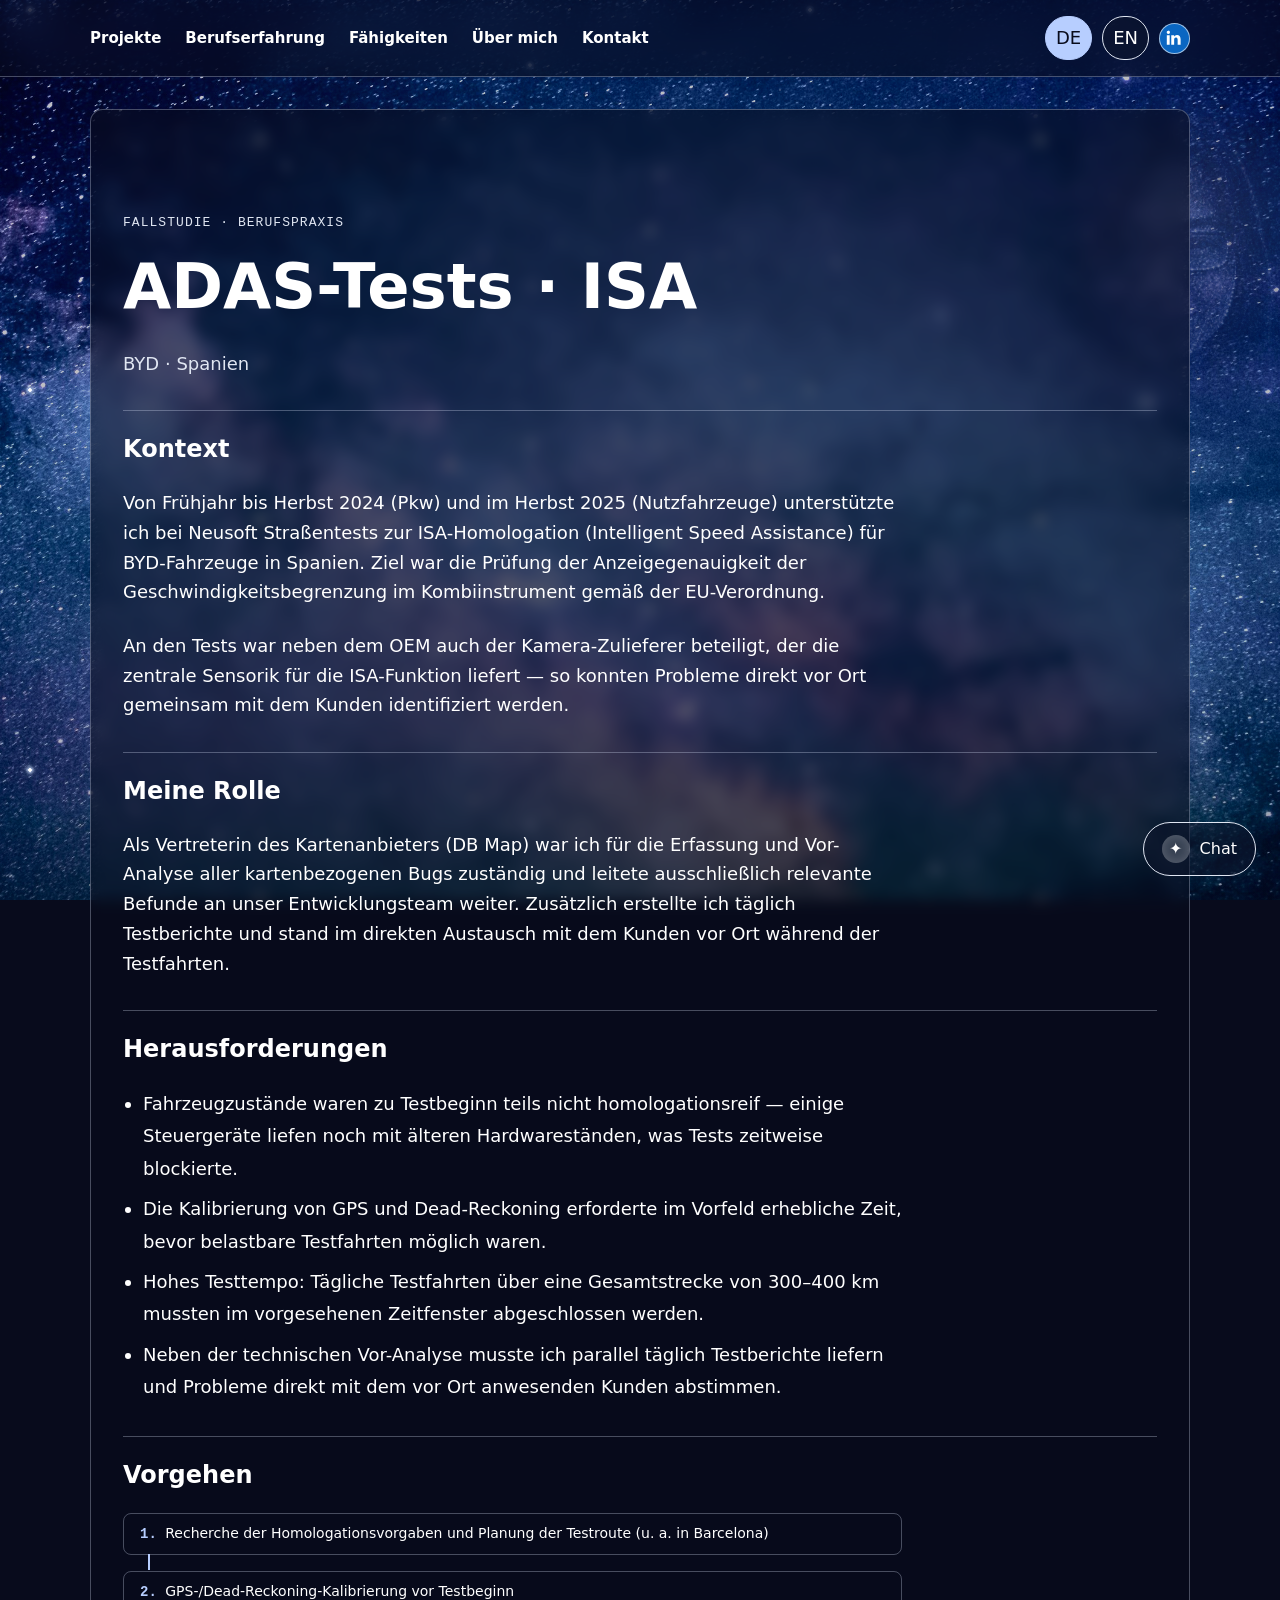
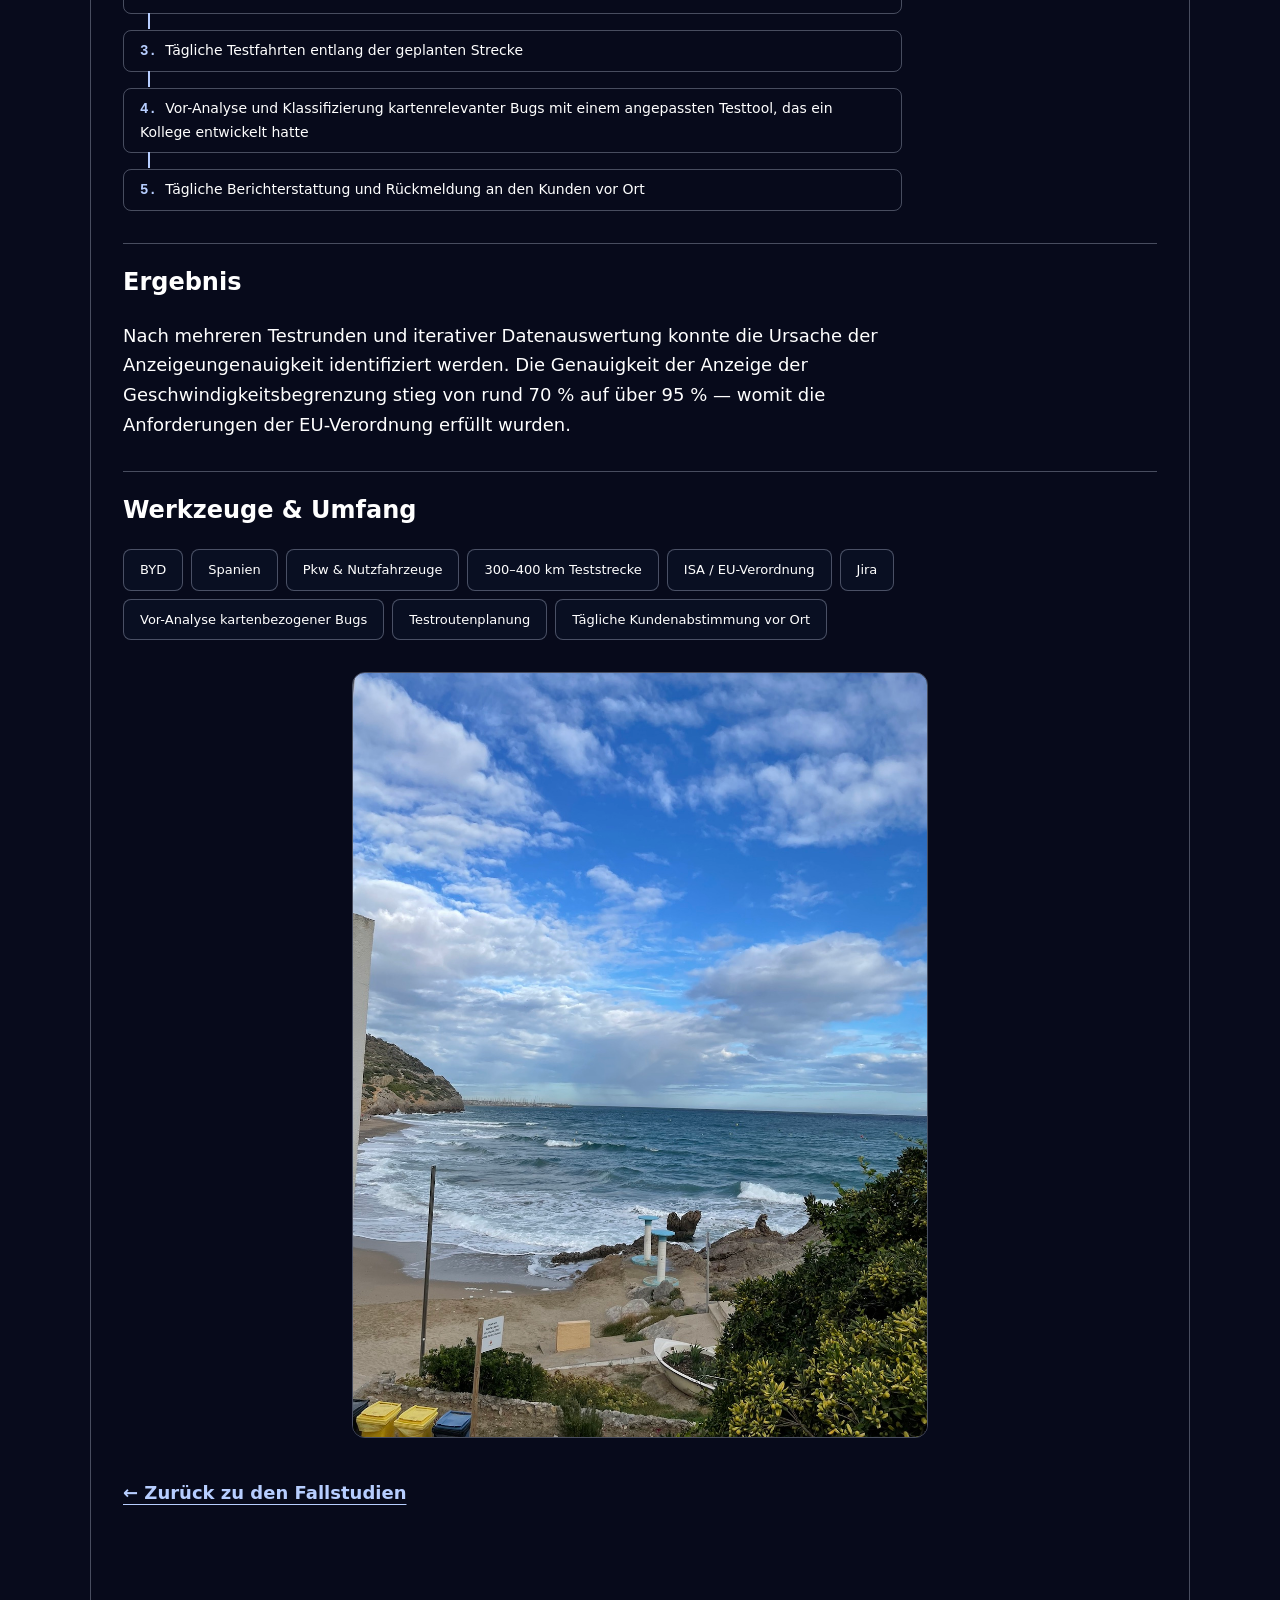
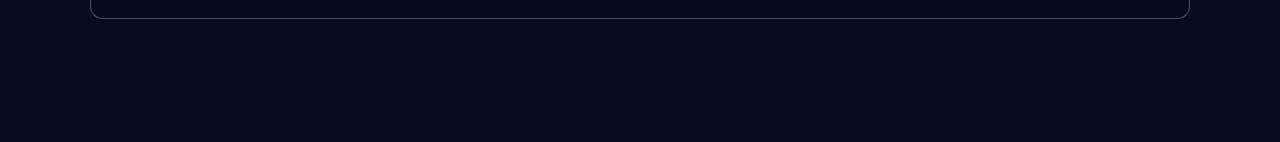
<file: case-study-1.html>
<!DOCTYPE html>
<html lang="de">

<head>
    <meta charset="UTF-8">
    <meta name="viewport" content="width=device-width, initial-scale=1.0">
    <title data-de="ADAS-Tests · ISA | XueNi LAW" data-en="ADAS testing · ISA | XueNi LAW">ADAS-Tests · ISA | XueNi LAW</title>
    <link rel="icon" type="image/svg+xml" href="assets/favicon.svg?v=2">
    <link rel="stylesheet" href="style.css?v=20260924-case-photo">
</head>

<body>
    <a class="skip-link" href="#main-content" data-de="Zum Inhalt springen" data-en="Skip to content">Zum Inhalt springen</a>
    <nav class="navbar portfolio-nav" aria-label="Hauptnavigation" data-aria-label-de="Hauptnavigation" data-aria-label-en="Main navigation">
        <div class="nav-left">
            <a href="index.html#projects" data-de="Projekte" data-en="Projects">Projekte</a>
            <a href="index.html#experience" data-de="Berufserfahrung" data-en="Experience">Berufserfahrung</a>
            <a href="index.html#skills" data-de="Fähigkeiten" data-en="Skills">Fähigkeiten</a>
            <a href="index.html#about" data-de="Über mich" data-en="About">Über mich</a>
            <a href="index.html#contact" data-de="Kontakt" data-en="Contact">Kontakt</a>
        </div>

        <!-- Language Switch -->
        <div class="lang-switch">
            <button data-language="de" aria-pressed="true" onclick="setLanguage('de')">DE</button>
            <button data-language="en" aria-pressed="false" onclick="setLanguage('en')">EN</button>
            <a class="linkedin-link" href="https://www.linkedin.com/in/xue-ni-law-9b57a183/" target="_blank"
                rel="noopener noreferrer" aria-label="LinkedIn-Profil" data-aria-label-de="LinkedIn-Profil" data-aria-label-en="LinkedIn profile" title="LinkedIn">
                <svg viewBox="0 0 24 24" aria-hidden="true">
                    <path d="M6.5 8.3H3.2V19h3.3V8.3ZM4.9 3A1.9 1.9 0 1 0 5 6.8 1.9 1.9 0 0 0 4.9 3ZM19 12.9c0-3.2-1.7-4.9-4.1-4.9a3.6 3.6 0 0 0-3.3 1.8V8.3H8.3V19h3.3v-5.3c0-1.4.3-2.8 2.1-2.8 1.8 0 1.9 1.7 1.9 2.9V19H19v-6.1Z"/>
                </svg>
            </a>
        </div>
    </nav>
    <main id="main-content" tabindex="-1">
    <!-- CASE-STUDY DETAIL TEMPLATE — pending approval for other pages.
         Shared order: Context, My role, Challenges, optional Approach, Outcome,
         Tools & scope. Keep IDs and aria-labelledby aligned within each page.
         Update data-de, data-en and initial German text together.
         Replace [PLACEHOLDER] markers only with confirmed case-specific facts.
         Do not copy this case's content into other case studies. -->
    <section class="project-detail case-study-detail" aria-labelledby="case-title">
                <p class="eyebrow" data-de="Fallstudie · Berufspraxis" data-en="Case study · Professional experience">Fallstudie · Berufspraxis</p>
                <h1 id="case-title" data-de="ADAS-Tests · ISA" data-en="ADAS testing · ISA">ADAS-Tests · ISA</h1>
                <p class="project-outcome" data-de="BYD · Spanien" data-en="BYD · Spain">BYD · Spanien</p>
        <div class="case-study-section" role="region" aria-labelledby="case-context">
            <h2 id="case-context" data-de="Kontext" data-en="Context">Kontext</h2>
            <p data-de="Von Frühjahr bis Herbst 2024 (Pkw) und im Herbst 2025 (Nutzfahrzeuge) unterstützte ich bei Neusoft Straßentests zur ISA-Homologation (Intelligent Speed Assistance) für BYD-Fahrzeuge in Spanien. Ziel war die Prüfung der Anzeigegenauigkeit der Geschwindigkeitsbegrenzung im Kombiinstrument gemäß der EU-Verordnung." data-en="From spring to fall 2024 (passenger cars) and fall 2025 (commercial vehicles), I supported road tests at Neusoft for ISA (Intelligent Speed Assistance) homologation on BYD vehicles in Spain, verifying the accuracy of the speed-limit display on the instrument cluster against EU regulation requirements.">Von Frühjahr bis Herbst 2024 (Pkw) und im Herbst 2025 (Nutzfahrzeuge) unterstützte ich bei Neusoft Straßentests zur ISA-Homologation (Intelligent Speed Assistance) für BYD-Fahrzeuge in Spanien. Ziel war die Prüfung der Anzeigegenauigkeit der Geschwindigkeitsbegrenzung im Kombiinstrument gemäß der EU-Verordnung.</p>
            <p data-de="An den Tests war neben dem OEM auch der Kamera-Zulieferer beteiligt, der die zentrale Sensorik für die ISA-Funktion liefert — so konnten Probleme direkt vor Ort gemeinsam mit dem Kunden identifiziert werden." data-en="The camera supplier — the key sensor provider for the ISA function — participated alongside the OEM, allowing issues to be identified on the spot together with the customer.">An den Tests war neben dem OEM auch der Kamera-Zulieferer beteiligt, der die zentrale Sensorik für die ISA-Funktion liefert — so konnten Probleme direkt vor Ort gemeinsam mit dem Kunden identifiziert werden.</p>
        </div>
        <div class="case-study-section" role="region" aria-labelledby="case-role">
            <h2 id="case-role" data-de="Meine Rolle" data-en="My role">Meine Rolle</h2>
            <p data-de="Als Vertreterin des Kartenanbieters (DB Map) war ich für die Erfassung und Vor-Analyse aller kartenbezogenen Bugs zuständig und leitete ausschließlich relevante Befunde an unser Entwicklungsteam weiter. Zusätzlich erstellte ich täglich Testberichte und stand im direkten Austausch mit dem Kunden vor Ort während der Testfahrten." data-en="As the map data supplier’s representative (DB Map), I collected and pre-analyzed map-related bugs, forwarding only relevant findings to our development team. I also produced daily test reports and communicated issues directly with the customer on-site during test drives.">Als Vertreterin des Kartenanbieters (DB Map) war ich für die Erfassung und Vor-Analyse aller kartenbezogenen Bugs zuständig und leitete ausschließlich relevante Befunde an unser Entwicklungsteam weiter. Zusätzlich erstellte ich täglich Testberichte und stand im direkten Austausch mit dem Kunden vor Ort während der Testfahrten.</p>
        </div>
        <div class="case-study-section" role="region" aria-labelledby="case-challenges">
            <h2 id="case-challenges" data-de="Herausforderungen" data-en="Challenges">Herausforderungen</h2>
            <ul>
            <li data-de="Fahrzeugzustände waren zu Testbeginn teils nicht homologationsreif — einige Steuergeräte liefen noch mit älteren Hardwareständen, was Tests zeitweise blockierte." data-en="Some vehicles weren’t fully homologation-ready — outdated ECU hardware versions blocked testing at times.">Fahrzeugzustände waren zu Testbeginn teils nicht homologationsreif — einige Steuergeräte liefen noch mit älteren Hardwareständen, was Tests zeitweise blockierte.</li>
            <li data-de="Die Kalibrierung von GPS und Dead-Reckoning erforderte im Vorfeld erhebliche Zeit, bevor belastbare Testfahrten möglich waren." data-en="GPS and dead-reckoning calibration required significant lead time before reliable tests could begin.">Die Kalibrierung von GPS und Dead-Reckoning erforderte im Vorfeld erhebliche Zeit, bevor belastbare Testfahrten möglich waren.</li>
            <li data-de="Hohes Testtempo: Tägliche Testfahrten über eine Gesamtstrecke von 300–400 km mussten im vorgesehenen Zeitfenster abgeschlossen werden." data-en="Fast-paced schedule: daily test drives across a 300–400 km homologation route had to be completed within the allotted window.">Hohes Testtempo: Tägliche Testfahrten über eine Gesamtstrecke von 300–400 km mussten im vorgesehenen Zeitfenster abgeschlossen werden.</li>
            <li data-de="Neben der technischen Vor-Analyse musste ich parallel täglich Testberichte liefern und Probleme direkt mit dem vor Ort anwesenden Kunden abstimmen." data-en="Alongside technical pre-analysis, I delivered daily test reports and coordinated issues directly with the customer on-site.">Neben der technischen Vor-Analyse musste ich parallel täglich Testberichte liefern und Probleme direkt mit dem vor Ort anwesenden Kunden abstimmen.</li>
            </ul>
        </div>
        <div class="case-study-section" role="region" aria-labelledby="case-approach">
            <h2 id="case-approach" data-de="Vorgehen" data-en="Approach">Vorgehen</h2>
            <ol class="project-workflow">
            <li data-de="Recherche der Homologationsvorgaben und Planung der Testroute (u. a. in Barcelona)" data-en="Homologation research and route planning (including Barcelona)">Recherche der Homologationsvorgaben und Planung der Testroute (u. a. in Barcelona)</li>
            <li data-de="GPS-/Dead-Reckoning-Kalibrierung vor Testbeginn" data-en="GPS/dead-reckoning calibration before testing">GPS-/Dead-Reckoning-Kalibrierung vor Testbeginn</li>
            <li data-de="Tägliche Testfahrten entlang der geplanten Strecke" data-en="Daily test drives along the planned route">Tägliche Testfahrten entlang der geplanten Strecke</li>
            <li data-de="Vor-Analyse und Klassifizierung kartenrelevanter Bugs mit einem angepassten Testtool, das ein Kollege entwickelt hatte" data-en="Pre-analysis and classification of map-related bugs with a custom test tool developed by a colleague">Vor-Analyse und Klassifizierung kartenrelevanter Bugs mit einem angepassten Testtool, das ein Kollege entwickelt hatte</li>
            <li data-de="Tägliche Berichterstattung und Rückmeldung an den Kunden vor Ort" data-en="Daily reporting and feedback to the customer on-site">Tägliche Berichterstattung und Rückmeldung an den Kunden vor Ort</li>
            </ol>
        </div>
        <div class="case-study-section" role="region" aria-labelledby="case-outcome">
            <h2 id="case-outcome" data-de="Ergebnis" data-en="Outcome">Ergebnis</h2>
            <p data-de="Nach mehreren Testrunden und iterativer Datenauswertung konnte die Ursache der Anzeigeungenauigkeit identifiziert werden. Die Genauigkeit der Anzeige der Geschwindigkeitsbegrenzung stieg von rund 70 % auf über 95 % — womit die Anforderungen der EU-Verordnung erfüllt wurden." data-en="After several test rounds and iterative data analysis, the root cause was identified. Speed-limit display accuracy improved from around 70% to over 95%, meeting EU regulation requirements.">Nach mehreren Testrunden und iterativer Datenauswertung konnte die Ursache der Anzeigeungenauigkeit identifiziert werden. Die Genauigkeit der Anzeige der Geschwindigkeitsbegrenzung stieg von rund 70 % auf über 95 % — womit die Anforderungen der EU-Verordnung erfüllt wurden.</p>
        </div>
        <footer class="case-study-section case-study-resources" aria-labelledby="case-resources">
            <h2 id="case-resources" data-de="Werkzeuge &amp; Umfang" data-en="Tools &amp; scope">Werkzeuge &amp; Umfang</h2>
            <ul class="project-chips">
            <li data-de="BYD" data-en="BYD">BYD</li>
            <li data-de="Spanien" data-en="Spain">Spanien</li>
            <li data-de="Pkw &amp; Nutzfahrzeuge" data-en="Passenger &amp; commercial vehicles">Pkw &amp; Nutzfahrzeuge</li>
            <li data-de="300–400 km Teststrecke" data-en="300–400 km test route">300–400 km Teststrecke</li>
            <li data-de="ISA / EU-Verordnung" data-en="ISA / EU regulation">ISA / EU-Verordnung</li>
            <li data-de="Jira" data-en="Jira">Jira</li>
            <li data-de="Vor-Analyse kartenbezogener Bugs" data-en="Map-related bug pre-analysis">Vor-Analyse kartenbezogener Bugs</li>
            <li data-de="Testroutenplanung" data-en="Test route planning">Testroutenplanung</li>
            <li data-de="Tägliche Kundenabstimmung vor Ort" data-en="Daily on-site customer alignment">Tägliche Kundenabstimmung vor Ort</li>
            </ul>
        </footer>
        <figure class="case-study-photo">
            <img src="assets/isa-coast.jpg" width="1124" height="1496"
                alt="Küstenlandschaft mit Strand, Meer und bewölktem Himmel"
                data-alt-de="Küstenlandschaft mit Strand, Meer und bewölktem Himmel"
                data-alt-en="Coastal landscape with a beach, sea and cloudy sky"
                loading="lazy" decoding="async">
        </figure>
        <div class="project-links">
                <a href="index.html#coordination-title" data-de="← Zurück zu den Fallstudien" data-en="← Back to case studies">← Zurück zu den Fallstudien</a>
        </div>
    </section>
    </main>
    <script src="script.js?v=20260924-image-alt"></script>
</body>
</html>
</file>
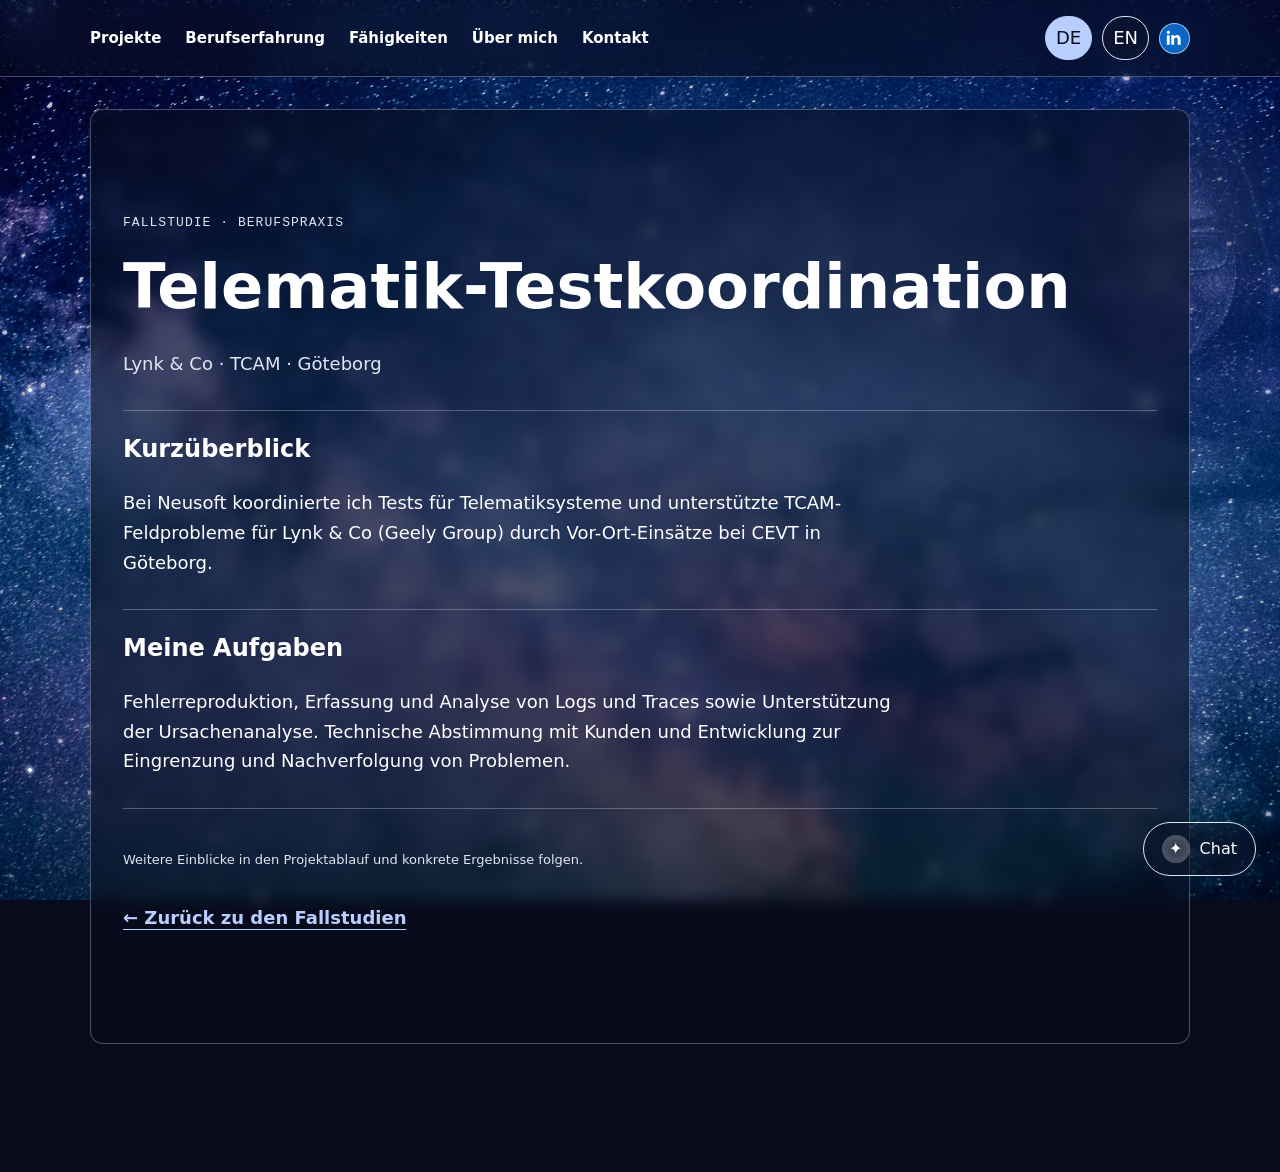
<file: case-study-2.html>
<!DOCTYPE html>
<html lang="de">

<head>
    <meta charset="UTF-8">
    <meta name="viewport" content="width=device-width, initial-scale=1.0">
    <title data-de="Telematik-Testkoordination | XueNi LAW" data-en="Telematics test coordination | XueNi LAW">Telematik-Testkoordination | XueNi LAW</title>
    <link rel="icon" type="image/svg+xml" href="assets/favicon.svg?v=2">
    <link rel="stylesheet" href="style.css?v=20260924-case-overview">
</head>

<body>
    <a class="skip-link" href="#main-content" data-de="Zum Inhalt springen" data-en="Skip to content">Zum Inhalt springen</a>
    <nav class="navbar portfolio-nav" aria-label="Hauptnavigation" data-aria-label-de="Hauptnavigation" data-aria-label-en="Main navigation">
        <div class="nav-left">
            <a href="index.html#projects" data-de="Projekte" data-en="Projects">Projekte</a>
            <a href="index.html#experience" data-de="Berufserfahrung" data-en="Experience">Berufserfahrung</a>
            <a href="index.html#skills" data-de="Fähigkeiten" data-en="Skills">Fähigkeiten</a>
            <a href="index.html#about" data-de="Über mich" data-en="About">Über mich</a>
            <a href="index.html#contact" data-de="Kontakt" data-en="Contact">Kontakt</a>
        </div>

        <!-- Language Switch -->
        <div class="lang-switch">
            <button data-language="de" aria-pressed="true" onclick="setLanguage('de')">DE</button>
            <button data-language="en" aria-pressed="false" onclick="setLanguage('en')">EN</button>
            <a class="linkedin-link" href="https://www.linkedin.com/in/xue-ni-law-9b57a183/" target="_blank"
                rel="noopener noreferrer" aria-label="LinkedIn-Profil" data-aria-label-de="LinkedIn-Profil" data-aria-label-en="LinkedIn profile" title="LinkedIn">
                <svg viewBox="0 0 24 24" aria-hidden="true">
                    <path d="M6.5 8.3H3.2V19h3.3V8.3ZM4.9 3A1.9 1.9 0 1 0 5 6.8 1.9 1.9 0 0 0 4.9 3ZM19 12.9c0-3.2-1.7-4.9-4.1-4.9a3.6 3.6 0 0 0-3.3 1.8V8.3H8.3V19h3.3v-5.3c0-1.4.3-2.8 2.1-2.8 1.8 0 1.9 1.7 1.9 2.9V19H19v-6.1Z"/>
                </svg>
            </a>
        </div>
    </nav>
    <main id="main-content" tabindex="-1">
    <!-- CASE-STUDY DETAIL TEMPLATE
         Copy this file to case-study-2.html (or another unique filename).
         Update the bilingual page title, heading, outcome and section content.
         Edit data-de, data-en and initial German text together; use translated
         data-aria-label-de/en attributes wherever an accessible label changes.
         Add/remove .case-study-stat blocks and .case-study-section blocks as needed.
         IDs must be unique within this page and match their aria-labelledby values.
         Reuse .case-study-flow from the corresponding homepage card; keep labels aligned.
         Keep shared navigation, assets, translation script and back link unchanged.
         No case-specific CSS or project JavaScript is required. -->
    <section class="project-detail case-study-detail" aria-labelledby="case-title">
                <p class="eyebrow" data-de="Fallstudie · Berufspraxis" data-en="Case study · Professional experience">Fallstudie · Berufspraxis</p>
                <h1 id="case-title" data-de="Telematik-Testkoordination" data-en="Telematics test coordination">Telematik-Testkoordination</h1>
                <p class="project-outcome" data-de="Lynk &amp; Co · TCAM · Göteborg" data-en="Lynk &amp; Co · TCAM · Gothenburg">Lynk &amp; Co · TCAM · Göteborg</p>
        <div class="case-study-section" role="region" aria-labelledby="case-context">
                <h2 id="case-context" data-de="Kurzüberblick" data-en="Overview">Kurzüberblick</h2>
                <p data-de="Bei Neusoft koordinierte ich Tests für Telematiksysteme und unterstützte TCAM-Feldprobleme für Lynk &amp; Co (Geely Group) durch Vor-Ort-Einsätze bei CEVT in Göteborg." data-en="At Neusoft, I coordinated testing for telematics systems and supported TCAM field issues for Lynk &amp; Co (Geely Group) through on-site assignments at CEVT in Gothenburg.">Bei Neusoft koordinierte ich Tests für Telematiksysteme und unterstützte TCAM-Feldprobleme für Lynk &amp; Co (Geely Group) durch Vor-Ort-Einsätze bei CEVT in Göteborg.</p>
        </div>
        <div class="case-study-section" role="region" aria-labelledby="case-role">
                <h2 id="case-role" data-de="Meine Aufgaben" data-en="My Tasks">Meine Aufgaben</h2>
                <p data-de="Fehlerreproduktion, Erfassung und Analyse von Logs und Traces sowie Unterstützung der Ursachenanalyse. Technische Abstimmung mit Kunden und Entwicklung zur Eingrenzung und Nachverfolgung von Problemen." data-en="Issue reproduction, collection and analysis of logs and traces, and support for root-cause investigation. Technical alignment with customers and developers to investigate and track issues.">Fehlerreproduktion, Erfassung und Analyse von Logs und Traces sowie Unterstützung der Ursachenanalyse. Technische Abstimmung mit Kunden und Entwicklung zur Eingrenzung und Nachverfolgung von Problemen.</p>
        </div>
        <div class="case-study-section">
                <p class="case-study-flow-note" data-de="Weitere Einblicke in den Projektablauf und konkrete Ergebnisse folgen." data-en="Further details on the project approach and specific results will follow.">Weitere Einblicke in den Projektablauf und konkrete Ergebnisse folgen.</p>
        </div>
        <div class="project-links">
                <a href="index.html#coordination-title" data-de="← Zurück zu den Fallstudien" data-en="← Back to case studies">← Zurück zu den Fallstudien</a>
        </div>
    </section>
    </main>
    <script src="script.js?v=20260920-stars"></script>
</body>
</html>
</file>
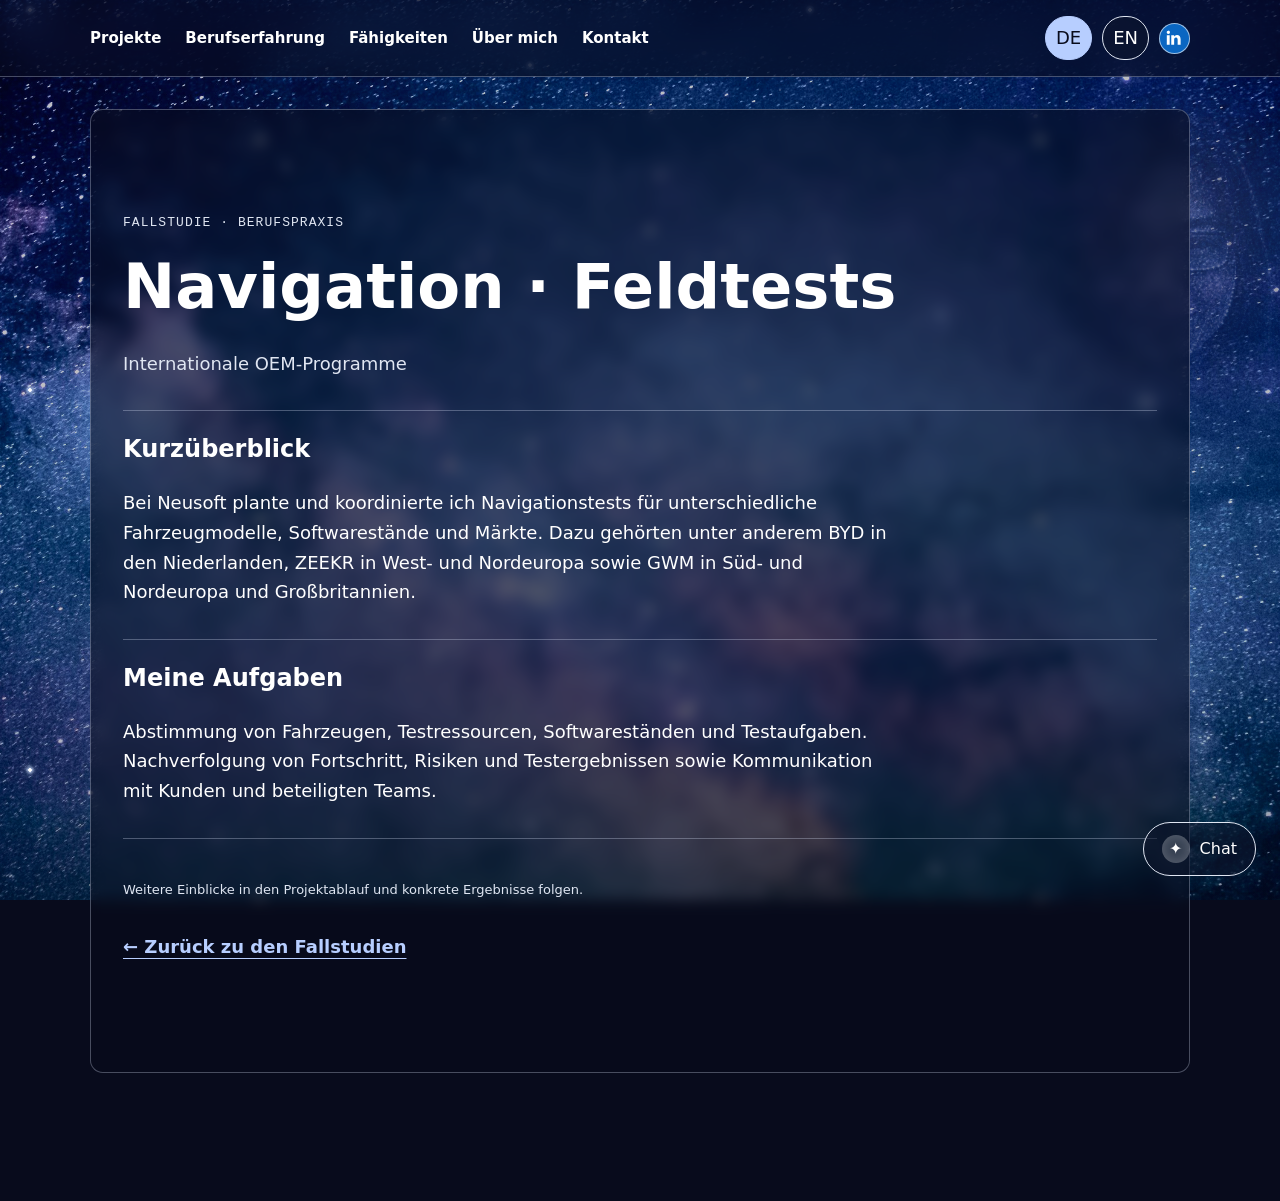
<file: case-study-3.html>
<!DOCTYPE html>
<html lang="de">

<head>
    <meta charset="UTF-8">
    <meta name="viewport" content="width=device-width, initial-scale=1.0">
    <title data-de="Navigation · Feldtests | XueNi LAW" data-en="Navigation field testing | XueNi LAW">Navigation · Feldtests | XueNi LAW</title>
    <link rel="icon" type="image/svg+xml" href="assets/favicon.svg?v=2">
    <link rel="stylesheet" href="style.css?v=20260924-case-overview">
</head>

<body>
    <a class="skip-link" href="#main-content" data-de="Zum Inhalt springen" data-en="Skip to content">Zum Inhalt springen</a>
    <nav class="navbar portfolio-nav" aria-label="Hauptnavigation" data-aria-label-de="Hauptnavigation" data-aria-label-en="Main navigation">
        <div class="nav-left">
            <a href="index.html#projects" data-de="Projekte" data-en="Projects">Projekte</a>
            <a href="index.html#experience" data-de="Berufserfahrung" data-en="Experience">Berufserfahrung</a>
            <a href="index.html#skills" data-de="Fähigkeiten" data-en="Skills">Fähigkeiten</a>
            <a href="index.html#about" data-de="Über mich" data-en="About">Über mich</a>
            <a href="index.html#contact" data-de="Kontakt" data-en="Contact">Kontakt</a>
        </div>

        <!-- Language Switch -->
        <div class="lang-switch">
            <button data-language="de" aria-pressed="true" onclick="setLanguage('de')">DE</button>
            <button data-language="en" aria-pressed="false" onclick="setLanguage('en')">EN</button>
            <a class="linkedin-link" href="https://www.linkedin.com/in/xue-ni-law-9b57a183/" target="_blank"
                rel="noopener noreferrer" aria-label="LinkedIn-Profil" data-aria-label-de="LinkedIn-Profil" data-aria-label-en="LinkedIn profile" title="LinkedIn">
                <svg viewBox="0 0 24 24" aria-hidden="true">
                    <path d="M6.5 8.3H3.2V19h3.3V8.3ZM4.9 3A1.9 1.9 0 1 0 5 6.8 1.9 1.9 0 0 0 4.9 3ZM19 12.9c0-3.2-1.7-4.9-4.1-4.9a3.6 3.6 0 0 0-3.3 1.8V8.3H8.3V19h3.3v-5.3c0-1.4.3-2.8 2.1-2.8 1.8 0 1.9 1.7 1.9 2.9V19H19v-6.1Z"/>
                </svg>
            </a>
        </div>
    </nav>
    <main id="main-content" tabindex="-1">
    <!-- CASE-STUDY DETAIL TEMPLATE
         Copy this file to case-study-2.html (or another unique filename).
         Update the bilingual page title, heading, outcome and section content.
         Edit data-de, data-en and initial German text together; use translated
         data-aria-label-de/en attributes wherever an accessible label changes.
         Add/remove .case-study-stat blocks and .case-study-section blocks as needed.
         IDs must be unique within this page and match their aria-labelledby values.
         Reuse .case-study-flow from the corresponding homepage card; keep labels aligned.
         Keep shared navigation, assets, translation script and back link unchanged.
         No case-specific CSS or project JavaScript is required. -->
    <section class="project-detail case-study-detail" aria-labelledby="case-title">
                <p class="eyebrow" data-de="Fallstudie · Berufspraxis" data-en="Case study · Professional experience">Fallstudie · Berufspraxis</p>
                <h1 id="case-title" data-de="Navigation · Feldtests" data-en="Navigation field testing">Navigation · Feldtests</h1>
                <p class="project-outcome" data-de="Internationale OEM-Programme" data-en="International OEM programmes">Internationale OEM-Programme</p>
        <div class="case-study-section" role="region" aria-labelledby="case-context">
                <h2 id="case-context" data-de="Kurzüberblick" data-en="Overview">Kurzüberblick</h2>
                <p data-de="Bei Neusoft plante und koordinierte ich Navigationstests für unterschiedliche Fahrzeugmodelle, Softwarestände und Märkte. Dazu gehörten unter anderem BYD in den Niederlanden, ZEEKR in West- und Nordeuropa sowie GWM in Süd- und Nordeuropa und Großbritannien." data-en="At Neusoft, I planned and coordinated navigation testing across vehicle models, software versions and markets. Examples included BYD in the Netherlands, ZEEKR in Western and Northern Europe, and GWM in Southern and Northern Europe and the UK.">Bei Neusoft plante und koordinierte ich Navigationstests für unterschiedliche Fahrzeugmodelle, Softwarestände und Märkte. Dazu gehörten unter anderem BYD in den Niederlanden, ZEEKR in West- und Nordeuropa sowie GWM in Süd- und Nordeuropa und Großbritannien.</p>
        </div>
        <div class="case-study-section" role="region" aria-labelledby="case-role">
                <h2 id="case-role" data-de="Meine Aufgaben" data-en="My Tasks">Meine Aufgaben</h2>
                <p data-de="Abstimmung von Fahrzeugen, Testressourcen, Softwareständen und Testaufgaben. Nachverfolgung von Fortschritt, Risiken und Testergebnissen sowie Kommunikation mit Kunden und beteiligten Teams." data-en="Coordination of vehicles, test resources, software versions and test tasks. Tracking progress, risks and test results, with communication across customers and participating teams.">Abstimmung von Fahrzeugen, Testressourcen, Softwareständen und Testaufgaben. Nachverfolgung von Fortschritt, Risiken und Testergebnissen sowie Kommunikation mit Kunden und beteiligten Teams.</p>
        </div>
        <div class="case-study-section">
                <p class="case-study-flow-note" data-de="Weitere Einblicke in den Projektablauf und konkrete Ergebnisse folgen." data-en="Further details on the project approach and specific results will follow.">Weitere Einblicke in den Projektablauf und konkrete Ergebnisse folgen.</p>
        </div>
        <div class="project-links">
                <a href="index.html#coordination-title" data-de="← Zurück zu den Fallstudien" data-en="← Back to case studies">← Zurück zu den Fallstudien</a>
        </div>
    </section>
    </main>
    <script src="script.js?v=20260920-stars"></script>
</body>
</html>
</file>
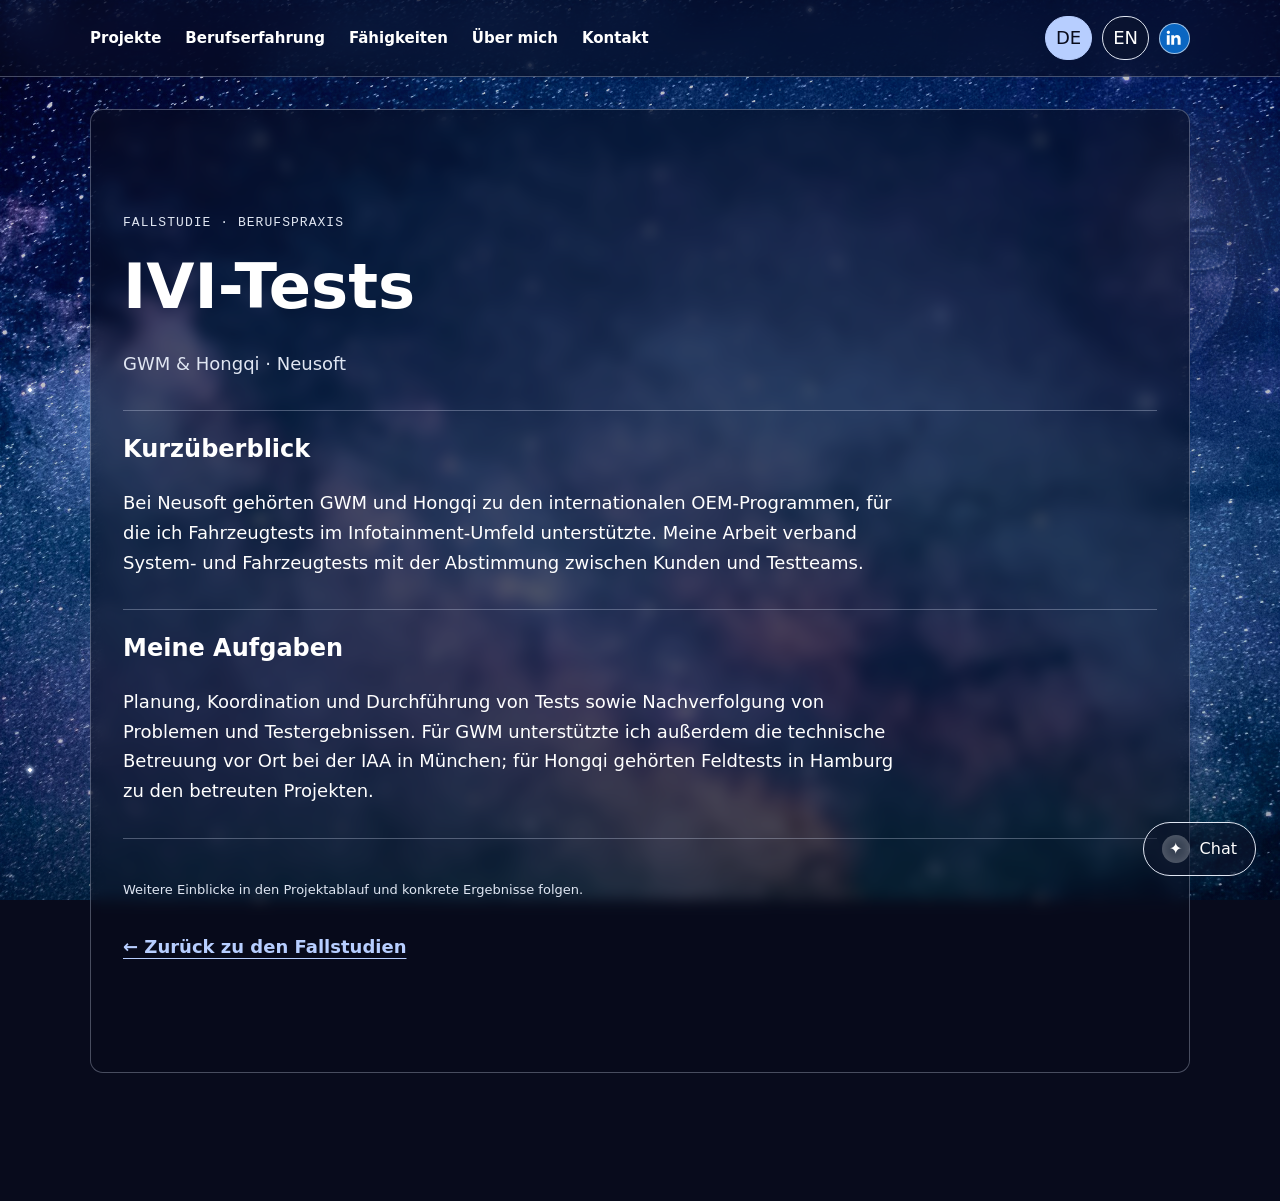
<file: case-study-4.html>
<!DOCTYPE html>
<html lang="de">

<head>
    <meta charset="UTF-8">
    <meta name="viewport" content="width=device-width, initial-scale=1.0">
    <title data-de="IVI-Tests | XueNi LAW" data-en="IVI testing | XueNi LAW">IVI-Tests | XueNi LAW</title>
    <link rel="icon" type="image/svg+xml" href="assets/favicon.svg?v=2">
    <link rel="stylesheet" href="style.css?v=20260924-case-overview">
</head>

<body>
    <a class="skip-link" href="#main-content" data-de="Zum Inhalt springen" data-en="Skip to content">Zum Inhalt springen</a>
    <nav class="navbar portfolio-nav" aria-label="Hauptnavigation" data-aria-label-de="Hauptnavigation" data-aria-label-en="Main navigation">
        <div class="nav-left">
            <a href="index.html#projects" data-de="Projekte" data-en="Projects">Projekte</a>
            <a href="index.html#experience" data-de="Berufserfahrung" data-en="Experience">Berufserfahrung</a>
            <a href="index.html#skills" data-de="Fähigkeiten" data-en="Skills">Fähigkeiten</a>
            <a href="index.html#about" data-de="Über mich" data-en="About">Über mich</a>
            <a href="index.html#contact" data-de="Kontakt" data-en="Contact">Kontakt</a>
        </div>

        <!-- Language Switch -->
        <div class="lang-switch">
            <button data-language="de" aria-pressed="true" onclick="setLanguage('de')">DE</button>
            <button data-language="en" aria-pressed="false" onclick="setLanguage('en')">EN</button>
            <a class="linkedin-link" href="https://www.linkedin.com/in/xue-ni-law-9b57a183/" target="_blank"
                rel="noopener noreferrer" aria-label="LinkedIn-Profil" data-aria-label-de="LinkedIn-Profil" data-aria-label-en="LinkedIn profile" title="LinkedIn">
                <svg viewBox="0 0 24 24" aria-hidden="true">
                    <path d="M6.5 8.3H3.2V19h3.3V8.3ZM4.9 3A1.9 1.9 0 1 0 5 6.8 1.9 1.9 0 0 0 4.9 3ZM19 12.9c0-3.2-1.7-4.9-4.1-4.9a3.6 3.6 0 0 0-3.3 1.8V8.3H8.3V19h3.3v-5.3c0-1.4.3-2.8 2.1-2.8 1.8 0 1.9 1.7 1.9 2.9V19H19v-6.1Z"/>
                </svg>
            </a>
        </div>
    </nav>
    <main id="main-content" tabindex="-1">
    <!-- CASE-STUDY DETAIL TEMPLATE
         Copy this file to case-study-2.html (or another unique filename).
         Update the bilingual page title, heading, outcome and section content.
         Edit data-de, data-en and initial German text together; use translated
         data-aria-label-de/en attributes wherever an accessible label changes.
         Add/remove .case-study-stat blocks and .case-study-section blocks as needed.
         IDs must be unique within this page and match their aria-labelledby values.
         Reuse .case-study-flow from the corresponding homepage card; keep labels aligned.
         Keep shared navigation, assets, translation script and back link unchanged.
         No case-specific CSS or project JavaScript is required. -->
    <section class="project-detail case-study-detail" aria-labelledby="case-title">
                <p class="eyebrow" data-de="Fallstudie · Berufspraxis" data-en="Case study · Professional experience">Fallstudie · Berufspraxis</p>
                <h1 id="case-title" data-de="IVI-Tests" data-en="IVI testing">IVI-Tests</h1>
                <p class="project-outcome" data-de="GWM &amp; Hongqi · Neusoft" data-en="GWM &amp; Hongqi · Neusoft">GWM &amp; Hongqi · Neusoft</p>
        <div class="case-study-section" role="region" aria-labelledby="case-context">
                <h2 id="case-context" data-de="Kurzüberblick" data-en="Overview">Kurzüberblick</h2>
                <p data-de="Bei Neusoft gehörten GWM und Hongqi zu den internationalen OEM-Programmen, für die ich Fahrzeugtests im Infotainment-Umfeld unterstützte. Meine Arbeit verband System- und Fahrzeugtests mit der Abstimmung zwischen Kunden und Testteams." data-en="At Neusoft, GWM and Hongqi were among the international OEM programmes for which I supported infotainment-related vehicle testing. My work combined system and vehicle testing with coordination between customers and test teams.">Bei Neusoft gehörten GWM und Hongqi zu den internationalen OEM-Programmen, für die ich Fahrzeugtests im Infotainment-Umfeld unterstützte. Meine Arbeit verband System- und Fahrzeugtests mit der Abstimmung zwischen Kunden und Testteams.</p>
        </div>
        <div class="case-study-section" role="region" aria-labelledby="case-role">
                <h2 id="case-role" data-de="Meine Aufgaben" data-en="My Tasks">Meine Aufgaben</h2>
                <p data-de="Planung, Koordination und Durchführung von Tests sowie Nachverfolgung von Problemen und Testergebnissen. Für GWM unterstützte ich außerdem die technische Betreuung vor Ort bei der IAA in München; für Hongqi gehörten Feldtests in Hamburg zu den betreuten Projekten." data-en="Planning, coordination and execution of tests, with tracking of issues and test results. For GWM, I also provided on-site technical support at IAA in Munich; for Hongqi, the projects I supported included field testing in Hamburg.">Planung, Koordination und Durchführung von Tests sowie Nachverfolgung von Problemen und Testergebnissen. Für GWM unterstützte ich außerdem die technische Betreuung vor Ort bei der IAA in München; für Hongqi gehörten Feldtests in Hamburg zu den betreuten Projekten.</p>
        </div>
        <div class="case-study-section">
                <p class="case-study-flow-note" data-de="Weitere Einblicke in den Projektablauf und konkrete Ergebnisse folgen." data-en="Further details on the project approach and specific results will follow.">Weitere Einblicke in den Projektablauf und konkrete Ergebnisse folgen.</p>
        </div>
        <div class="project-links">
                <a href="index.html#coordination-title" data-de="← Zurück zu den Fallstudien" data-en="← Back to case studies">← Zurück zu den Fallstudien</a>
        </div>
    </section>
    </main>
    <script src="script.js?v=20260920-stars"></script>
</body>
</html>
</file>
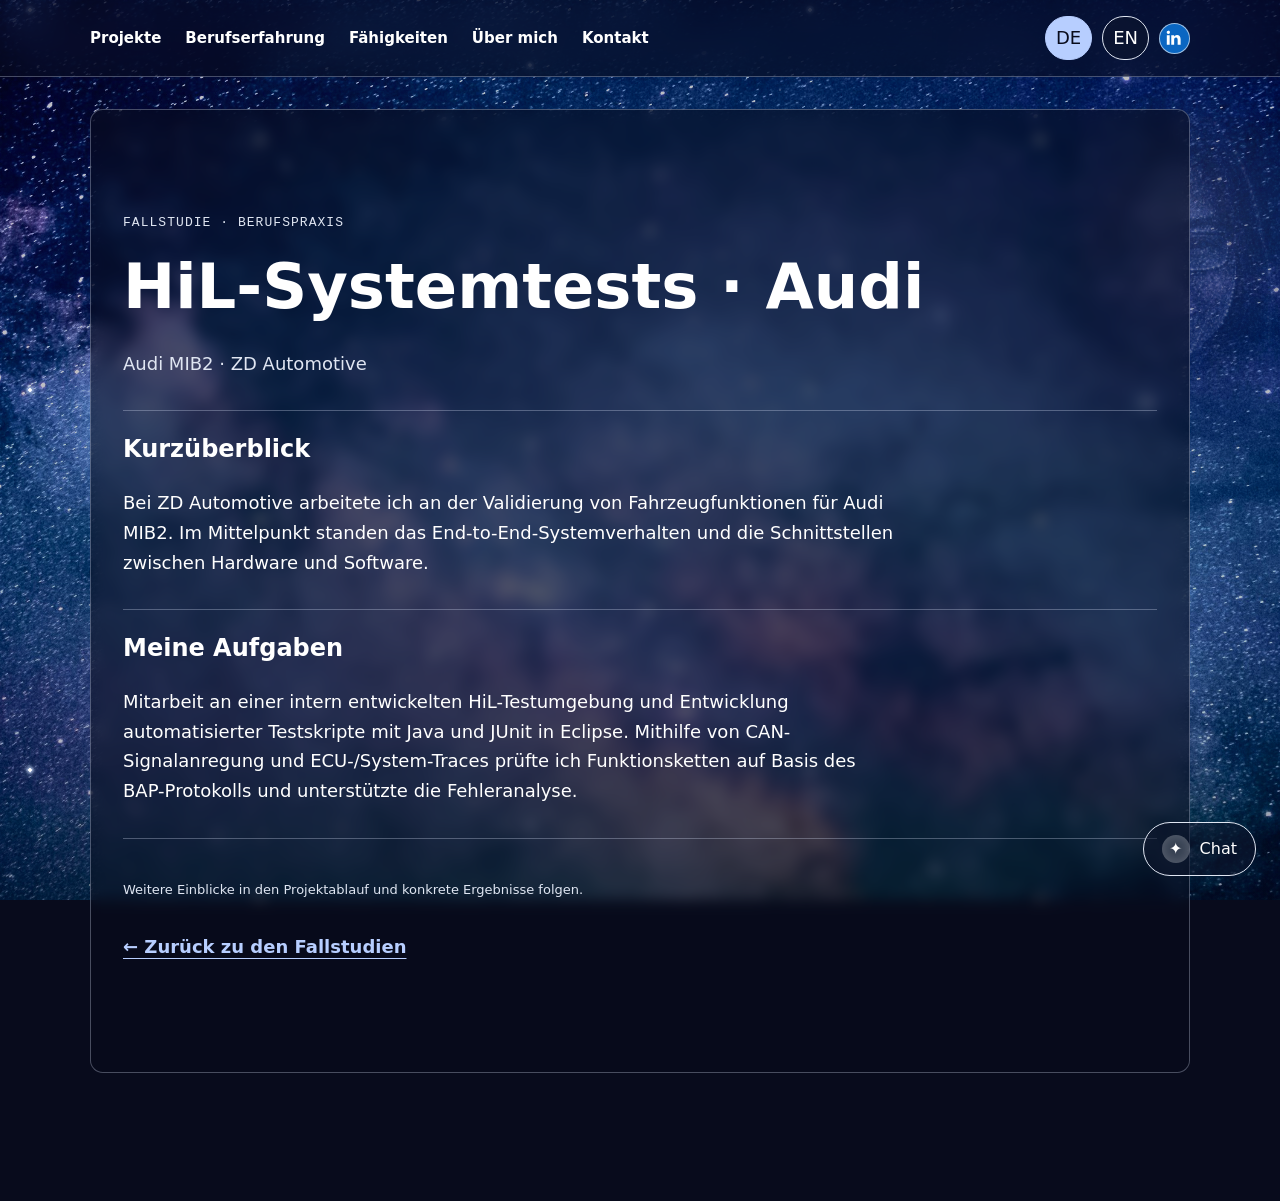
<file: case-study-5.html>
<!DOCTYPE html>
<html lang="de">

<head>
    <meta charset="UTF-8">
    <meta name="viewport" content="width=device-width, initial-scale=1.0">
    <title data-de="HiL-Systemtests · Audi | XueNi LAW" data-en="HiL system testing · Audi | XueNi LAW">HiL-Systemtests · Audi | XueNi LAW</title>
    <link rel="icon" type="image/svg+xml" href="assets/favicon.svg?v=2">
    <link rel="stylesheet" href="style.css?v=20260924-case-overview">
</head>

<body>
    <a class="skip-link" href="#main-content" data-de="Zum Inhalt springen" data-en="Skip to content">Zum Inhalt springen</a>
    <nav class="navbar portfolio-nav" aria-label="Hauptnavigation" data-aria-label-de="Hauptnavigation" data-aria-label-en="Main navigation">
        <div class="nav-left">
            <a href="index.html#projects" data-de="Projekte" data-en="Projects">Projekte</a>
            <a href="index.html#experience" data-de="Berufserfahrung" data-en="Experience">Berufserfahrung</a>
            <a href="index.html#skills" data-de="Fähigkeiten" data-en="Skills">Fähigkeiten</a>
            <a href="index.html#about" data-de="Über mich" data-en="About">Über mich</a>
            <a href="index.html#contact" data-de="Kontakt" data-en="Contact">Kontakt</a>
        </div>

        <!-- Language Switch -->
        <div class="lang-switch">
            <button data-language="de" aria-pressed="true" onclick="setLanguage('de')">DE</button>
            <button data-language="en" aria-pressed="false" onclick="setLanguage('en')">EN</button>
            <a class="linkedin-link" href="https://www.linkedin.com/in/xue-ni-law-9b57a183/" target="_blank"
                rel="noopener noreferrer" aria-label="LinkedIn-Profil" data-aria-label-de="LinkedIn-Profil" data-aria-label-en="LinkedIn profile" title="LinkedIn">
                <svg viewBox="0 0 24 24" aria-hidden="true">
                    <path d="M6.5 8.3H3.2V19h3.3V8.3ZM4.9 3A1.9 1.9 0 1 0 5 6.8 1.9 1.9 0 0 0 4.9 3ZM19 12.9c0-3.2-1.7-4.9-4.1-4.9a3.6 3.6 0 0 0-3.3 1.8V8.3H8.3V19h3.3v-5.3c0-1.4.3-2.8 2.1-2.8 1.8 0 1.9 1.7 1.9 2.9V19H19v-6.1Z"/>
                </svg>
            </a>
        </div>
    </nav>
    <main id="main-content" tabindex="-1">
    <!-- CASE-STUDY DETAIL TEMPLATE
         Copy this file to case-study-2.html (or another unique filename).
         Update the bilingual page title, heading, outcome and section content.
         Edit data-de, data-en and initial German text together; use translated
         data-aria-label-de/en attributes wherever an accessible label changes.
         Add/remove .case-study-stat blocks and .case-study-section blocks as needed.
         IDs must be unique within this page and match their aria-labelledby values.
         Reuse .case-study-flow from the corresponding homepage card; keep labels aligned.
         Keep shared navigation, assets, translation script and back link unchanged.
         No case-specific CSS or project JavaScript is required. -->
    <section class="project-detail case-study-detail" aria-labelledby="case-title">
                <p class="eyebrow" data-de="Fallstudie · Berufspraxis" data-en="Case study · Professional experience">Fallstudie · Berufspraxis</p>
                <h1 id="case-title" data-de="HiL-Systemtests · Audi" data-en="HiL system testing · Audi">HiL-Systemtests · Audi</h1>
                <p class="project-outcome" data-de="Audi MIB2 · ZD Automotive" data-en="Audi MIB2 · ZD Automotive">Audi MIB2 · ZD Automotive</p>
        <div class="case-study-section" role="region" aria-labelledby="case-context">
                <h2 id="case-context" data-de="Kurzüberblick" data-en="Overview">Kurzüberblick</h2>
                <p data-de="Bei ZD Automotive arbeitete ich an der Validierung von Fahrzeugfunktionen für Audi MIB2. Im Mittelpunkt standen das End-to-End-Systemverhalten und die Schnittstellen zwischen Hardware und Software." data-en="At ZD Automotive, I worked on vehicle-function validation for Audi MIB2. The focus was on end-to-end system behaviour and interfaces between hardware and software.">Bei ZD Automotive arbeitete ich an der Validierung von Fahrzeugfunktionen für Audi MIB2. Im Mittelpunkt standen das End-to-End-Systemverhalten und die Schnittstellen zwischen Hardware und Software.</p>
        </div>
        <div class="case-study-section" role="region" aria-labelledby="case-role">
                <h2 id="case-role" data-de="Meine Aufgaben" data-en="My Tasks">Meine Aufgaben</h2>
                <p data-de="Mitarbeit an einer intern entwickelten HiL-Testumgebung und Entwicklung automatisierter Testskripte mit Java und JUnit in Eclipse. Mithilfe von CAN-Signalanregung und ECU-/System-Traces prüfte ich Funktionsketten auf Basis des BAP-Protokolls und unterstützte die Fehleranalyse." data-en="Contributed to an internally developed HiL test environment and developed automated test scripts using Java and JUnit in Eclipse. I used CAN signal stimulation and ECU/system traces to verify functional chains based on the BAP protocol and support issue investigation.">Mitarbeit an einer intern entwickelten HiL-Testumgebung und Entwicklung automatisierter Testskripte mit Java und JUnit in Eclipse. Mithilfe von CAN-Signalanregung und ECU-/System-Traces prüfte ich Funktionsketten auf Basis des BAP-Protokolls und unterstützte die Fehleranalyse.</p>
        </div>
        <div class="case-study-section">
                <p class="case-study-flow-note" data-de="Weitere Einblicke in den Projektablauf und konkrete Ergebnisse folgen." data-en="Further details on the project approach and specific results will follow.">Weitere Einblicke in den Projektablauf und konkrete Ergebnisse folgen.</p>
        </div>
        <div class="project-links">
                <a href="index.html#coordination-title" data-de="← Zurück zu den Fallstudien" data-en="← Back to case studies">← Zurück zu den Fallstudien</a>
        </div>
    </section>
    </main>
    <script src="script.js?v=20260920-stars"></script>
</body>
</html>
</file>
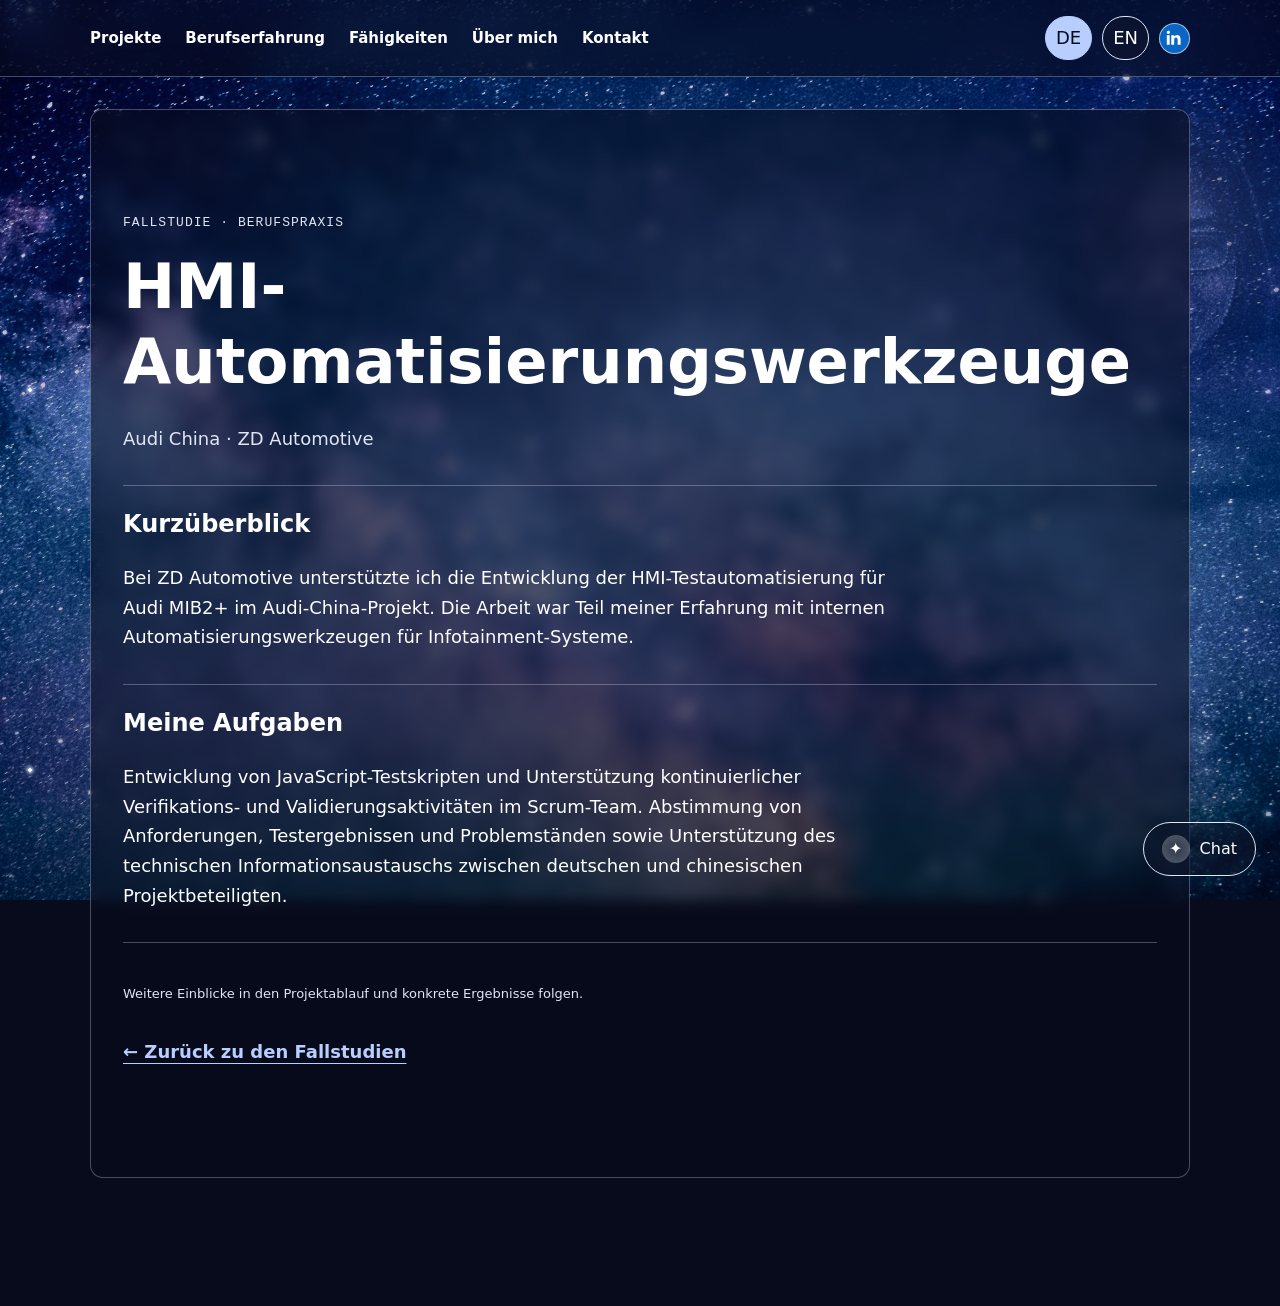
<file: case-study-6.html>
<!DOCTYPE html>
<html lang="de">

<head>
    <meta charset="UTF-8">
    <meta name="viewport" content="width=device-width, initial-scale=1.0">
    <title data-de="HMI-Automatisierungswerkzeuge | XueNi LAW" data-en="HMI automation tools | XueNi LAW">HMI-Automatisierungswerkzeuge | XueNi LAW</title>
    <link rel="icon" type="image/svg+xml" href="assets/favicon.svg?v=2">
    <link rel="stylesheet" href="style.css?v=20260924-case-overview">
</head>

<body>
    <a class="skip-link" href="#main-content" data-de="Zum Inhalt springen" data-en="Skip to content">Zum Inhalt springen</a>
    <nav class="navbar portfolio-nav" aria-label="Hauptnavigation" data-aria-label-de="Hauptnavigation" data-aria-label-en="Main navigation">
        <div class="nav-left">
            <a href="index.html#projects" data-de="Projekte" data-en="Projects">Projekte</a>
            <a href="index.html#experience" data-de="Berufserfahrung" data-en="Experience">Berufserfahrung</a>
            <a href="index.html#skills" data-de="Fähigkeiten" data-en="Skills">Fähigkeiten</a>
            <a href="index.html#about" data-de="Über mich" data-en="About">Über mich</a>
            <a href="index.html#contact" data-de="Kontakt" data-en="Contact">Kontakt</a>
        </div>

        <!-- Language Switch -->
        <div class="lang-switch">
            <button data-language="de" aria-pressed="true" onclick="setLanguage('de')">DE</button>
            <button data-language="en" aria-pressed="false" onclick="setLanguage('en')">EN</button>
            <a class="linkedin-link" href="https://www.linkedin.com/in/xue-ni-law-9b57a183/" target="_blank"
                rel="noopener noreferrer" aria-label="LinkedIn-Profil" data-aria-label-de="LinkedIn-Profil" data-aria-label-en="LinkedIn profile" title="LinkedIn">
                <svg viewBox="0 0 24 24" aria-hidden="true">
                    <path d="M6.5 8.3H3.2V19h3.3V8.3ZM4.9 3A1.9 1.9 0 1 0 5 6.8 1.9 1.9 0 0 0 4.9 3ZM19 12.9c0-3.2-1.7-4.9-4.1-4.9a3.6 3.6 0 0 0-3.3 1.8V8.3H8.3V19h3.3v-5.3c0-1.4.3-2.8 2.1-2.8 1.8 0 1.9 1.7 1.9 2.9V19H19v-6.1Z"/>
                </svg>
            </a>
        </div>
    </nav>
    <main id="main-content" tabindex="-1">
    <!-- CASE-STUDY DETAIL TEMPLATE
         Copy this file to case-study-2.html (or another unique filename).
         Update the bilingual page title, heading, outcome and section content.
         Edit data-de, data-en and initial German text together; use translated
         data-aria-label-de/en attributes wherever an accessible label changes.
         Add/remove .case-study-stat blocks and .case-study-section blocks as needed.
         IDs must be unique within this page and match their aria-labelledby values.
         Reuse .case-study-flow from the corresponding homepage card; keep labels aligned.
         Keep shared navigation, assets, translation script and back link unchanged.
         No case-specific CSS or project JavaScript is required. -->
    <section class="project-detail case-study-detail" aria-labelledby="case-title">
                <p class="eyebrow" data-de="Fallstudie · Berufspraxis" data-en="Case study · Professional experience">Fallstudie · Berufspraxis</p>
                <h1 id="case-title" data-de="HMI-Automatisierungswerkzeuge" data-en="HMI automation tools">HMI-Automatisierungswerkzeuge</h1>
                <p class="project-outcome" data-de="Audi China · ZD Automotive" data-en="Audi China · ZD Automotive">Audi China · ZD Automotive</p>
        <div class="case-study-section" role="region" aria-labelledby="case-context">
                <h2 id="case-context" data-de="Kurzüberblick" data-en="Overview">Kurzüberblick</h2>
                <p data-de="Bei ZD Automotive unterstützte ich die Entwicklung der HMI-Testautomatisierung für Audi MIB2+ im Audi-China-Projekt. Die Arbeit war Teil meiner Erfahrung mit internen Automatisierungswerkzeugen für Infotainment-Systeme." data-en="At ZD Automotive, I supported the development of HMI test automation for Audi MIB2+ in the Audi China project. This formed part of my experience with internal automation tools for infotainment systems.">Bei ZD Automotive unterstützte ich die Entwicklung der HMI-Testautomatisierung für Audi MIB2+ im Audi-China-Projekt. Die Arbeit war Teil meiner Erfahrung mit internen Automatisierungswerkzeugen für Infotainment-Systeme.</p>
        </div>
        <div class="case-study-section" role="region" aria-labelledby="case-role">
                <h2 id="case-role" data-de="Meine Aufgaben" data-en="My Tasks">Meine Aufgaben</h2>
                <p data-de="Entwicklung von JavaScript-Testskripten und Unterstützung kontinuierlicher Verifikations- und Validierungsaktivitäten im Scrum-Team. Abstimmung von Anforderungen, Testergebnissen und Problemständen sowie Unterstützung des technischen Informationsaustauschs zwischen deutschen und chinesischen Projektbeteiligten." data-en="Developed JavaScript test scripts and supported continuous verification and validation activities within a Scrum team. Coordinated requirements, test results and issue status, and supported technical information exchange between German and Chinese project stakeholders.">Entwicklung von JavaScript-Testskripten und Unterstützung kontinuierlicher Verifikations- und Validierungsaktivitäten im Scrum-Team. Abstimmung von Anforderungen, Testergebnissen und Problemständen sowie Unterstützung des technischen Informationsaustauschs zwischen deutschen und chinesischen Projektbeteiligten.</p>
        </div>
        <div class="case-study-section">
                <p class="case-study-flow-note" data-de="Weitere Einblicke in den Projektablauf und konkrete Ergebnisse folgen." data-en="Further details on the project approach and specific results will follow.">Weitere Einblicke in den Projektablauf und konkrete Ergebnisse folgen.</p>
        </div>
        <div class="project-links">
                <a href="index.html#coordination-title" data-de="← Zurück zu den Fallstudien" data-en="← Back to case studies">← Zurück zu den Fallstudien</a>
        </div>
    </section>
    </main>
    <script src="script.js?v=20260920-stars"></script>
</body>
</html>
</file>
<file: style.css>
/* Shared foundation: spacing uses an 8px scale at the default root size. */
:root {
    color-scheme: dark;
    --space-1: 0.5rem;
    --space-2: 1rem;
    --space-3: 1.5rem;
    --space-4: 2rem;
    --space-5: 2.5rem;
    --space-6: 3rem;
    --space-8: 4rem;
    --space-12: 6rem;
    --space-16: 8rem;
    --section-padding: clamp(4rem, 8vw, 8rem);
    --container-width: 1100px;
    --page-gutter: clamp(var(--space-2), 4vw, var(--space-4));
    --paragraph-width: 68ch;
    --font-body: "Segoe UI", system-ui, sans-serif;
    --font-mono: ui-monospace, SFMono-Regular, Consolas, monospace;
    --text-body: clamp(1.0625rem, 1rem + 0.2vw, 1.125rem);
    --text-h1: clamp(2.25rem, 1.5rem + 3vw, 4rem);
    --text-h2: clamp(1.75rem, 1.25rem + 2vw, 3rem);
    --text-h3: clamp(1.25rem, 1.1rem + 0.6vw, 1.5rem);
    --line-height-body: 1.65;
    --color-background: #080b1c;
    --color-panel: rgba(8, 11, 28, 0.55);
    --color-on-accent: #080b1c;
    --color-surface: rgba(14, 20, 43, 0.55);
    --color-text: #ffffff;
    --color-muted: #e0e6f2;
    --color-accent: #b7ceff;
    --color-border: rgba(220, 231, 255, 0.3);
    --card-padding: clamp(var(--space-3), 3vw, var(--space-4));
    --card-radius: clamp(0.75rem, 1vw, 1rem);
    --card-border: 1px solid var(--color-border);
}

/* Keep the galaxy palette in both preferences; deepen panels in dark mode. */
@media (prefers-color-scheme: dark) {
    :root {
        --color-panel: rgba(8, 11, 28, 0.65);
        --color-surface: rgba(14, 20, 43, 0.65);
    }
}

*,
*::before,
*::after {
    box-sizing: border-box;
}

body {
    margin: 0;
    font-family: var(--font-body);
    font-size: var(--text-body);
    line-height: var(--line-height-body);
    min-height: 100vh;
    background: var(--color-background);
    color: var(--color-text);
}

h1, h2, h3, h4, h5, h6 {
    margin-block: 0 var(--space-3);
    line-height: 1.2;
    overflow-wrap: anywhere;
}

h1 { font-size: var(--text-h1); }
h2 { font-size: var(--text-h2); }
h3 { font-size: var(--text-h3); }

p {
    max-width: var(--paragraph-width);
    margin-block: 0 var(--space-3);
    overflow-wrap: anywhere;
}

button, input, textarea, select {
    font: inherit;
}

.container,
.hero,
section {
    width: min(var(--container-width), calc(100% - 2 * var(--page-gutter)));
    margin-inline: auto;
}

.eyebrow {
    margin-bottom: var(--space-2);
    color: var(--color-muted);
    font-family: var(--font-mono);
    font-size: 0.8125rem;
    letter-spacing: 0.08em;
    text-transform: uppercase;
}

body > :not(.galaxy-background):not(.navbar):not(.chat-widget):not(.skip-link) {
    position: relative;
    z-index: 1;
}

.galaxy-background {
    position: fixed;
    inset: 0;
    z-index: 0;
    overflow: hidden;
    pointer-events: none;
    background:
        radial-gradient(circle at 16% 22%, rgba(126, 105, 220, 0.34), transparent 32%),
        radial-gradient(circle at 82% 68%, rgba(62, 125, 220, 0.28), transparent 38%),
        #030014;
}

.galaxy-background::before {
    content: "";
    position: absolute;
    inset: -5%;
    background:
        linear-gradient(to bottom, rgba(3, 0, 20, 0.02) 0%, rgba(3, 0, 20, 0.12) 58%, rgba(3, 0, 20, 0.48) 100%),
        url("assets/background/milky-way.jpg") center top / cover no-repeat;
    filter: brightness(1.38) saturate(1.12);
    opacity: 0.9;
}

.galaxy-background::after {
    content: "";
    position: absolute;
    inset: 0;
    background: rgba(3, 6, 20, 0.18);
}

.galaxy-portrait {
    position: absolute;
    top: clamp(74px, 9vw, 118px);
    right: clamp(-34px, -1.6vw, -12px);
    width: clamp(136px, 21.6vw, 288px);
    aspect-ratio: 312 / 381;
    pointer-events: none;
    transform: rotate(2deg);
}

.galaxy-portrait::before {
    content: "";
    position: absolute;
    inset: 0;
    background: url("assets/background/star-portrait.png") center / contain no-repeat;
    filter: brightness(1.35) contrast(1.18) saturate(0.92);
    mix-blend-mode: screen;
    opacity: 0.42;
    mask-image: radial-gradient(ellipse at 55% 42%, black 0%, rgba(0, 0, 0, 0.86) 31%, rgba(0, 0, 0, 0.34) 48%, transparent 69%);
    -webkit-mask-image: radial-gradient(ellipse at 55% 42%, black 0%, rgba(0, 0, 0, 0.86) 31%, rgba(0, 0, 0, 0.34) 48%, transparent 69%);
}

.galaxy-portrait::after {
    content: "";
    position: absolute;
    inset: -18%;
    background:
        radial-gradient(circle at 56% 35%, rgba(210, 220, 255, 0.15), transparent 38%),
        radial-gradient(ellipse at 55% 48%, rgba(63, 83, 175, 0.12), transparent 56%);
    mix-blend-mode: screen;
}

.galaxy-stars {
    position: absolute;
    inset: -80px;
    background-repeat: repeat;
    pointer-events: none;
}

.galaxy-stars--far {
    background-image:
        radial-gradient(1px 1px at 25px 35px, rgba(255, 255, 255, 0.82), transparent),
        radial-gradient(1px 1px at 130px 90px, rgba(225, 235, 255, 0.65), transparent),
        radial-gradient(1px 1px at 240px 170px, rgba(255, 255, 255, 0.72), transparent),
        radial-gradient(1px 1px at 450px 230px, rgba(255, 255, 255, 0.68), transparent);
    background-size: 620px 320px;
    animation: galaxy-drift 140s linear infinite;
}

.galaxy-stars--mid {
    background-image:
        radial-gradient(1.4px 1.4px at 70px 80px, rgba(255, 255, 255, 0.96), transparent),
        radial-gradient(1.2px 1.2px at 190px 150px, rgba(215, 230, 255, 0.92), transparent),
        radial-gradient(1.5px 1.5px at 310px 65px, rgba(255, 255, 255, 0.94), transparent),
        radial-gradient(1.2px 1.2px at 430px 210px, rgba(255, 246, 220, 0.9), transparent),
        radial-gradient(1.4px 1.4px at 550px 275px, rgba(255, 255, 255, 0.95), transparent);
    background-size: 590px 310px;
    animation: galaxy-drift 100s linear infinite reverse;
}

.galaxy-stars--near {
    background-image:
        radial-gradient(1.6px 1.6px at 45px 55px, white, transparent),
        radial-gradient(1.2px 1.2px at 170px 125px, rgba(255, 250, 235, 0.98), transparent),
        radial-gradient(1.5px 1.5px at 370px 185px, rgba(220, 235, 255, 0.95), transparent),
        radial-gradient(2px 2px at 500px 110px, rgba(255, 255, 255, 0.98), transparent);
    background-size: 540px 280px;
    animation: star-twinkle 5s ease-in-out infinite;
}

.galaxy-stars--bright {
    z-index: 1;
    filter: drop-shadow(0 0 3px rgba(215, 231, 255, 0.8));
    background-image:
        radial-gradient(circle at 110px 90px, white 0 1.5px, rgba(205, 225, 255, 0.48) 2px, transparent 5px),
        radial-gradient(circle at 340px 220px, white 0 1.8px, rgba(255, 238, 195, 0.44) 2.4px, transparent 6px),
        radial-gradient(circle at 610px 145px, white 0 1.4px, rgba(210, 225, 255, 0.48) 2px, transparent 5px),
        radial-gradient(circle at 730px 310px, white 0 1.6px, rgba(255, 255, 255, 0.42) 2.2px, transparent 5px);
    background-size: 780px 380px;
    animation: star-twinkle 3.8s ease-in-out infinite reverse;
}

.workflow-img {
    width: 100%;
    max-width: 900px;
    margin: 20px auto;
    display: block;
}

/* NAVBAR */
.navbar {
    display: flex;
    justify-content: space-between;
    align-items: center;
    padding: 15px 40px;
    background: rgba(3, 0, 20, 0.66);
    border-bottom: 1px solid rgba(218, 208, 255, 0.18);
    box-shadow: 0 12px 35px rgba(3, 0, 20, 0.22);
    backdrop-filter: blur(18px);
    -webkit-backdrop-filter: blur(18px);
    position: fixed;
    top: 0;
    left: 0;
    right: 0;
    /* instead of width:100% */
    z-index: 1000;
    box-sizing: border-box;
    /* VERY IMPORTANT */
}

.lang-switch {
    display: flex;
    align-items: center;
    gap: 10px;
}

.lang-switch button {
    background: rgba(255, 255, 255, 0.05);
    border: 1px solid rgba(255, 255, 255, 0.6);
    border-radius: 999px;
    color: white;
    padding: 5px 10px;
    cursor: pointer;
}

.linkedin-link {
    display: inline-flex;
    align-items: center;
    justify-content: center;
    width: 31px;
    height: 31px;
    box-sizing: border-box;
    color: white;
    background: #0a66c2;
    border: 1px solid rgba(255, 255, 255, 0.6);
    border-radius: 50%;
    transition: background 0.2s ease, transform 0.2s ease;
}

.linkedin-link:hover,
.linkedin-link:focus-visible {
    background: #004182;
    transform: translateY(-1px);
}

.linkedin-link svg {
    width: 21px;
    height: 21px;
    fill: currentColor;
}

.experience-item {
    margin-bottom: 60px;
}

.experience-header {
    display: flex;
    justify-content: space-between;
    align-items: baseline;
    flex-wrap: wrap;
}

.experience-date {
    color: var(--color-muted);
    font-size: 14px;
}

.experience-item ul {
    margin-top: 15px;
    padding-left: 20px;
    line-height: 1.8;
}

ul {
    list-style-type: disc;
    padding-left: 20px;
    line-height: 1.8;
}

li {
    margin-bottom: 8px;
}

.nav-left {
    display: flex;
    gap: 20px;
    position: relative;
}

.dropbtn {
    background: none;
    border: none;
    color: white;
    font-size: 16px;
    cursor: pointer;
}

.dropdown {
    position: relative;
}

.dropdown-content {
    display: none;
    position: absolute;
    top: 30px;
    left: 0;
    background: rgba(12, 8, 35, 0.92);
    border: 1px solid rgba(218, 208, 255, 0.22);
    box-shadow: 0 18px 45px rgba(3, 0, 20, 0.45);
    backdrop-filter: blur(18px);
    min-width: 180px;
    border-radius: 6px;
    overflow: hidden;
    z-index: 1100;
}

.dropdown-content a {
    display: block;
    padding: 12px;
    color: white;
    text-decoration: none;
}

.dropdown-content a:hover {
    background: rgba(170, 145, 255, 0.2);
}

.dropdown.active .dropdown-content {
    display: block;
}

/* HERO */
.hero {
    margin-top: 92px;
    text-align: center;
    padding-block: var(--section-padding);
    animation: fadeIn 1.5s ease-in-out;
}

.hero-name {
    margin: 0 0 16px;
    color: var(--color-text);
    font-size: clamp(2.75rem, 8vw, 5.5rem);
    font-weight: 800;
    letter-spacing: 0.04em;
    line-height: 0.95;
    text-transform: uppercase;
}

.hero h1 {
    margin-bottom: 18px;
    color: var(--color-text);
    font-size: clamp(1.45rem, 3.1vw, 2.75rem);
    font-weight: 650;
    line-height: 1.18;
}

.hero > p:not(.hero-name) {
    max-width: var(--paragraph-width);
    margin: 0 auto;
    color: var(--color-muted);
    font-size: inherit;
    line-height: inherit;
}

.hero-skill-grid {
    display: flex;
    flex-wrap: wrap;
    justify-content: center;
    gap: 10px;
    width: min(980px, calc(100% - 32px));
    margin: 26px auto 0;
}

.hero-skill-card {
    display: inline-flex;
    align-items: center;
    justify-content: center;
    min-height: 0;
    padding: 8px 14px;
    border: 1px solid rgba(226, 218, 255, 0.28);
    border-radius: 999px;
    color: rgba(255, 255, 255, 0.94);
    background:
        radial-gradient(circle at 20% 18%, rgba(255, 255, 255, 0.12), transparent 34%),
        #1b232e;
    box-shadow:
        0 10px 26px rgba(3, 0, 20, 0.2),
        inset 0 1px 0 rgba(255, 255, 255, 0.12);
    backdrop-filter: blur(9px);
    -webkit-backdrop-filter: blur(9px);
    font-size: 0.92rem;
    font-weight: 600;
    letter-spacing: 0.02em;
    line-height: 1.2;
    text-align: center;
}

section {
    margin-block: 0;
    padding-block: var(--section-padding);
    scroll-margin-top: 6rem;
}

.navbar + section {
    margin-top: 6rem;
}

a {
    color: var(--color-accent);
}

/* Buttons */
.btn {
    padding: 10px 20px;
    border: 1px solid white;
    background: none;
    color: white;
    cursor: pointer;
    transition: 0.3s;
}

.btn:hover {
    background: white;
    color: black;
}

.skills-container {
    display: grid;
    grid-template-columns: repeat(auto-fit, minmax(220px, 1fr));
    gap: 20px;
    margin-top: 40px;
}

.skill-card {
    color: #f8f7ff;
    background: linear-gradient(145deg, rgba(31, 23, 66, 0.48), rgba(8, 6, 28, 0.32)), #11161d;
    padding: 25px;
    border-radius: 10px;
    transition: 0.3s ease;
    border: 1px solid rgba(218, 208, 255, 0.2);
    opacity: 0;
    transform: translateY(20px);
    animation: fadeInUp 1s forwards;
}

.skill-card:hover {
    transform: translateY(-5px);
    border-color: rgba(225, 216, 255, 0.72);
    box-shadow: 0 16px 42px rgba(73, 45, 145, 0.28);
}

.contact-layout {
    display: grid;
    grid-template-columns: minmax(0, 0.9fr) minmax(280px, 1.1fr);
    gap: 32px;
    align-items: start;
}

.contact-intro p {
    margin-top: 0;
    color: var(--color-text);
    font-size: inherit;
    line-height: inherit;
}

/* Contact uses the shared palette in both colour schemes. */
.contact-intro .contact-note,
.contact-required {
    color: var(--color-muted);
    font-size: 0.875rem;
}

.contact-email {
    display: inline-block;
    margin-bottom: var(--space-3);
    padding-block: var(--space-1);
    font-weight: 600;
    overflow-wrap: anywhere;
    text-underline-offset: 0.25em;
}

.contact-form {
    display: grid;
    gap: var(--space-2);
    padding: var(--card-padding);
    border: var(--card-border);
    border-radius: var(--card-radius);
    background: var(--color-surface);
}

.contact-required {
    margin: 0;
}

.contact-form label {
    font-weight: 600;
    color: var(--color-text);
}

.contact-form input,
.contact-form textarea {
    width: 100%;
    min-width: 0;
    min-height: 48px;
    border: 1px solid var(--color-muted);
    border-radius: 0.75rem;
    background: var(--color-background);
    color: var(--color-text);
    font: inherit;
    padding: var(--space-2);
}

.contact-form textarea {
    resize: vertical;
    min-height: 160px;
}

.contact-form input::placeholder,
.contact-form textarea::placeholder {
    color: var(--color-muted);
    opacity: 1;
}

#contact :focus-visible {
    outline: 3px solid var(--color-accent);
    outline-offset: 4px;
}

.contact-submit {
    justify-self: start;
    margin-top: var(--space-1);
    cursor: pointer;
}

.chat-widget {
    position: fixed;
    right: 24px;
    bottom: 24px;
    z-index: 1300;
    font-size: 1rem;
}

.chat-toggle,
.chat-close,
.chat-action {
    font: inherit;
}

.chat-toggle {
    display: inline-flex;
    align-items: center;
    gap: 10px;
    border: 1px solid rgba(226, 218, 255, 0.45);
    border-radius: 999px;
    padding: 12px 18px;
    color: #ffffff;
    background:
        linear-gradient(135deg, rgba(117, 86, 255, 0.86), rgba(34, 77, 190, 0.82)),
        rgba(12, 8, 35, 0.94);
    box-shadow:
        0 18px 46px rgba(3, 0, 20, 0.46),
        0 0 30px rgba(122, 101, 255, 0.32);
    cursor: pointer;
    transition: transform 0.2s ease, box-shadow 0.2s ease, border-color 0.2s ease;
}

.chat-toggle:hover,
.chat-toggle:focus-visible {
    transform: translateY(-2px);
    border-color: rgba(255, 255, 255, 0.78);
    box-shadow:
        0 22px 56px rgba(3, 0, 20, 0.52),
        0 0 40px rgba(170, 145, 255, 0.42);
    outline: none;
}

.chat-toggle__spark {
    display: grid;
    place-items: center;
    width: 28px;
    height: 28px;
    border-radius: 50%;
    background: rgba(255, 255, 255, 0.16);
    box-shadow: inset 0 0 14px rgba(255, 255, 255, 0.22);
}

.chat-panel {
    position: absolute;
    right: 0;
    bottom: calc(100% + 12px);
    width: min(360px, calc(100vw - 32px));
    box-sizing: border-box;
    border: 1px solid rgba(226, 218, 255, 0.24);
    border-radius: 24px;
    padding: 20px;
    color: #ffffff;
    background:
        radial-gradient(circle at 18% 16%, rgba(183, 169, 255, 0.2), transparent 34%),
        linear-gradient(145deg, rgba(15, 11, 44, 0.9), rgba(6, 5, 25, 0.76));
    box-shadow:
        0 24px 70px rgba(3, 0, 20, 0.58),
        inset 0 1px 0 rgba(255, 255, 255, 0.1);
    backdrop-filter: blur(18px);
    -webkit-backdrop-filter: blur(18px);
    opacity: 0;
    transform: translateY(12px) scale(0.96);
    transform-origin: bottom right;
    pointer-events: none;
    transition: opacity 0.2s ease, transform 0.2s ease;
}

.chat-widget.is-open .chat-panel {
    opacity: 1;
    transform: translateY(0) scale(1);
    pointer-events: auto;
}

.chat-panel__header {
    display: flex;
    justify-content: space-between;
    gap: 16px;
    align-items: flex-start;
}

.chat-panel__eyebrow {
    margin: 0 0 4px;
    color: rgba(218, 208, 255, 0.76);
    font-size: 0.78rem;
    letter-spacing: 0.08em;
    text-transform: uppercase;
}

.chat-panel h2 {
    margin: 0;
    font-size: 1.25rem;
    line-height: 1.25;
}

.chat-close {
    width: 34px;
    height: 34px;
    border: 1px solid rgba(255, 255, 255, 0.18);
    border-radius: 50%;
    color: rgba(255, 255, 255, 0.88);
    background: rgba(255, 255, 255, 0.07);
    cursor: pointer;
}

.chat-close:hover,
.chat-close:focus-visible {
    color: #030014;
    background: rgba(255, 255, 255, 0.9);
    outline: none;
}

.chat-bubble {
    position: relative;
    margin: 18px 0;
    padding: 14px 16px;
    border: 1px solid rgba(226, 218, 255, 0.18);
    border-radius: 18px 18px 18px 6px;
    color: rgba(248, 247, 255, 0.92);
    background: rgba(255, 255, 255, 0.08);
    line-height: 1.55;
}

.chat-actions {
    display: grid;
    gap: 10px;
}

.chat-action {
    display: inline-flex;
    justify-content: center;
    align-items: center;
    min-height: 42px;
    border: 1px solid rgba(226, 218, 255, 0.28);
    border-radius: 999px;
    color: #ffffff;
    text-decoration: none;
    background: rgba(255, 255, 255, 0.07);
    transition: background 0.2s ease, border-color 0.2s ease, transform 0.2s ease;
}

.chat-action--primary {
    background: linear-gradient(135deg, rgba(170, 145, 255, 0.95), rgba(80, 125, 255, 0.88));
}

.chat-action:hover,
.chat-action:focus-visible {
    transform: translateY(-1px);
    border-color: rgba(255, 255, 255, 0.72);
    background: rgba(255, 255, 255, 0.14);
    outline: none;
}

.chat-action--primary:hover,
.chat-action--primary:focus-visible {
    background: linear-gradient(135deg, rgba(197, 184, 255, 1), rgba(108, 149, 255, 0.96));
}

.chat-contact-link {
    display: inline-block;
    margin-top: 14px;
    color: rgba(218, 208, 255, 0.86);
    font-size: 0.92rem;
}

/* Animation */
@keyframes fadeIn {
    from {
        opacity: 0;
        transform: translateY(15px);
    }

    to {
        opacity: 1;
        transform: translateY(0);
    }
}
@keyframes fadeInUp {
    to {
        opacity: 1;
        transform: translateY(0);
    }
}

@keyframes galaxy-drift {
    from {
        transform: translate3d(0, 0, 0);
    }

    to {
        transform: translate3d(-100px, -60px, 0);
    }
}

@keyframes star-twinkle {
    0%,
    100% {
        opacity: 0.75;
    }

    50% {
        opacity: 1;
    }
}

@media (prefers-reduced-motion: reduce) {
    .galaxy-stars {
        animation: none;
    }

    .chat-toggle,
    .chat-panel,
    .chat-action {
        transition: none;
    }
}

/* Responsive */
@media (max-width: 768px) {
    .galaxy-portrait {
        top: 92px;
        right: -26px;
        width: min(38vw, 152px);
        transform: rotate(2deg);
    }

    .galaxy-portrait::before {
        opacity: 0.24;
    }

    .navbar {
        padding: 15px 20px;
    }

    .nav-left {
        gap: 10px;
    }

    .hero {
        margin-top: 78px;
    }

    .hero-name {
        font-size: clamp(2.75rem, 8vw, 5.5rem);
    }

    .hero h1 {
        font-size: clamp(1.18rem, 5vw, 1.7rem);
    }

    .hero-skill-grid {
        gap: 8px;
        width: 100%;
        margin-top: 22px;
    }

    .hero-skill-card {
        padding: 7px 11px;
        font-size: 0.82rem;
    }

    .contact-layout {
        grid-template-columns: 1fr;
    }

    .chat-widget {
        right: 16px;
        bottom: 16px;
    }

    .chat-toggle {
        padding: 10px 14px;
    }

    .chat-panel {
        padding: 18px;
        border-radius: 20px;
    }
}


/* Step 2: flat navigation and portfolio introduction. */
html {
    scroll-behavior: smooth;
    scroll-padding-top: var(--nav-height, 10rem);
}

.portfolio-nav {
    position: sticky;
    flex-wrap: wrap;
    gap: var(--space-2) var(--space-4);
    padding: var(--space-2) max(var(--page-gutter), calc((100% - var(--container-width)) / 2));
    background: var(--color-panel);
    border-bottom: var(--card-border);
    box-shadow: none;
}

.portfolio-nav .nav-left {
    flex-wrap: wrap;
    gap: var(--space-1) var(--space-3);
}

.portfolio-nav .nav-left a {
    display: inline-flex;
    align-items: center;
    min-height: 44px;
    color: var(--color-text);
    font-size: 0.9375rem;
    font-weight: 600;
    text-decoration: none;
}

.portfolio-nav .nav-left a:hover {
    color: var(--color-accent);
    text-decoration: underline;
    text-underline-offset: 0.25em;
}

.portfolio-nav .lang-switch button {
    min-width: 44px;
    min-height: 44px;
    color: var(--color-text);
    border-color: var(--color-muted);
    background: var(--color-surface);
}

.portfolio-nav .lang-switch button[aria-pressed="true"] {
    color: var(--color-on-accent);
    background: var(--color-accent);
    border-color: var(--color-accent);
}

.portfolio-nav :focus-visible,
.portfolio-button:focus-visible {
    outline: 3px solid var(--color-accent);
    outline-offset: 4px;
}

.portfolio-hero {
    margin-top: 0;
    text-align: left;
    animation: none;
}

.portfolio-hero .hero-name {
    margin-block: var(--space-2) var(--space-3);
    font-size: clamp(2.75rem, 8vw, 5.5rem);
    line-height: 1.1;
    letter-spacing: -0.04em;
    text-transform: none;
}

.portfolio-hero > p:not(.hero-name) {
    margin-inline: 0;
}

.portfolio-hero > .hero-value {
    max-width: 48ch;
    color: var(--color-text);
    font-size: clamp(1.25rem, 1rem + 1vw, 1.75rem);
    line-height: 1.5;
}

.portfolio-hero > .eyebrow {
    font-size: 0.8125rem;
}

.hero-chips,
.hero-actions {
    display: flex;
    flex-wrap: wrap;
    gap: var(--space-1);
    margin-block: var(--space-4);
    padding: 0;
    list-style: none;
}

.hero-chips li {
    margin: 0;
    padding: var(--space-1) var(--space-2);
    border: var(--card-border);
    border-radius: 999px;
    background: var(--color-surface);
    font-size: 0.875rem;
}

.hero-actions {
    gap: var(--space-2);
    margin-bottom: var(--space-1);
}

.portfolio-button {
    display: inline-flex;
    align-items: center;
    justify-content: center;
    padding: var(--space-2) var(--space-3);
    min-height: 48px;
    border: 1px solid var(--color-accent);
    border-radius: 0.75rem;
    color: var(--color-accent);
    background: var(--color-surface);
    font-weight: 600;
    text-decoration: none;
}

.portfolio-button--primary {
    color: var(--color-on-accent);
    background: var(--color-accent);
}

.portfolio-button:hover {
    text-decoration: underline;
    text-underline-offset: 0.25em;
}

.hero-stats {
    display: grid;
    grid-template-columns: repeat(3, minmax(0, 1fr));
    gap: var(--space-4);
    margin: var(--space-6) 0 0;
    padding-top: var(--space-4);
    border-top: var(--card-border);
}

.hero-stats > div {
    display: flex;
    flex-direction: column;
}

.hero-stats dt {
    color: var(--color-muted);
    font-size: 0.875rem;
}

.hero-stats dd {
    order: -1;
    margin: 0 0 var(--space-1);
    font-size: clamp(1.25rem, 2vw, 1.75rem);
    font-weight: 700;
}

.portfolio-nav + section {
    margin-top: 0;
}

section {
    scroll-margin-top: var(--space-2);
}

@media (max-width: 480px) {
    .hero-stats { grid-template-columns: 1fr; }
    .hero-actions > * { width: 100%; }
}

@media (prefers-reduced-motion: reduce) {
    html { scroll-behavior: auto; }
}

/* Step 3: project evidence, with demos visible in each card. */
.project-grid {
    display: grid;
    grid-template-columns: repeat(2, minmax(0, 1fr));
    gap: var(--space-3);
    margin-top: var(--space-3);
}

.project-card {
    min-width: 0;
    padding: var(--card-padding);
    border: var(--card-border);
    border-radius: var(--card-radius);
    background: var(--color-surface);
}

.project-card--featured {
    border-top: 3px solid var(--color-accent);
}

.project-card-top,
.project-chips,
.project-links {
    display: flex;
    flex-wrap: wrap;
    align-items: center;
    gap: var(--space-2);
}

.project-card-top {
    justify-content: space-between;
    margin-bottom: var(--space-3);
}

.project-card-top .eyebrow {
    margin: 0;
}

.project-status {
    display: inline-block;
    padding: var(--space-1) var(--space-2);
    border: var(--card-border);
    border-radius: 999px;
    color: var(--color-muted);
    font-size: 0.8125rem;
}

.project-grid h3 {
    margin-top: var(--space-3);
}

.project-card--featured h3 {
    font-size: clamp(1.5rem, 3vw, 2.25rem);
}

.project-outcome {
    color: var(--color-muted);
}

.project-chips {
    list-style: none;
    padding: 0;
    margin-block: var(--space-3) var(--space-4);
    gap: var(--space-1);
}

.project-chips li {
    margin: 0;
    padding: var(--space-1) var(--space-2);
    background: var(--color-background);
    border: var(--card-border);
    border-radius: 0.5rem;
    font-size: 0.8125rem;
}

.project-feature-media {
    display: grid;
    grid-template-columns: minmax(0, 0.8fr) minmax(0, 1.2fr);
    gap: var(--space-4);
    align-items: start;
}

.project-card figure {
    min-width: 0;
    margin: 0;
}

.project-card figcaption {
    margin-bottom: var(--space-2);
    font-size: 0.875rem;
    font-weight: 600;
}

.project-workflow {
    list-style: none;
    counter-reset: workflow;
    padding: 0;
    margin: 0 0 var(--space-3);
}

.project-workflow li {
    counter-increment: workflow;
    position: relative;
    margin: 0 0 var(--space-2);
    padding: var(--space-1) var(--space-2);
    border: var(--card-border);
    border-radius: 0.5rem;
    font-size: 0.875rem;
}

.project-workflow li::before {
    content: counter(workflow) ". ";
    color: var(--color-accent);
    font-family: var(--font-mono);
    font-weight: 600;
}

.project-workflow li:not(:last-child)::after {
    content: "";
    position: absolute;
    left: var(--space-3);
    top: 100%;
    height: var(--space-2);
    border-left: 2px solid var(--color-accent);
}

.project-demo video {
    display: block;
    width: 100%;
    aspect-ratio: 16 / 9;
    object-fit: contain;
    background: #11161d;
    border: var(--card-border);
    border-radius: 0.75rem;
}

.project-demo > a {
    display: inline-block;
    padding-block: var(--space-1);
    font-size: 0.8125rem;
}

.project-links {
    margin-top: var(--space-3);
}

.project-links a {
    padding-block: var(--space-1);
    font-weight: 600;
    text-underline-offset: 0.25em;
}

.project-card :focus-visible {
    outline: 3px solid var(--color-accent);
    outline-offset: 4px;
}

@media (max-width: 768px) {
    .project-grid,
    .project-feature-media {
        grid-template-columns: 1fr;
    }
}


/* Step 4: dates and role evidence share a responsive timeline. */
.experience-timeline {
    list-style: none;
    margin: var(--space-4) 0 0;
    padding: 0;
}

.timeline-entry {
    display: grid;
    grid-template-columns: 11rem minmax(0, 1fr);
    gap: var(--space-4);
    margin: 0;
    padding-block: var(--space-4);
    border-top: var(--card-border);
}

.timeline-date {
    margin: 0;
    color: var(--color-muted);
    font-family: var(--font-mono);
    font-size: 0.875rem;
    font-variant-numeric: tabular-nums;
}

.timeline-content {
    min-width: 0;
    padding-left: var(--space-3);
    border-left: 2px solid var(--color-accent);
}

.timeline-content h3 {
    margin-bottom: var(--space-1);
}

.timeline-organization {
    margin-bottom: var(--space-2);
    color: var(--color-muted);
    font-size: 0.9375rem;
}

.timeline-content ul {
    max-width: var(--paragraph-width);
    margin: 0;
    padding-left: var(--space-3);
    line-height: var(--line-height-body);
}

.timeline-content li:last-child {
    margin-bottom: 0;
}

@media (max-width: 640px) {
    .timeline-entry {
        grid-template-columns: 1fr;
        gap: var(--space-2);
    }
}


/* Step 5: four scannable skill groups. */
.skill-groups {
    display: grid;
    grid-template-columns: repeat(2, minmax(0, 1fr));
    gap: var(--space-3);
    margin-top: var(--space-4);
}

.skill-group {
    min-width: 0;
    padding: var(--card-padding);
    border: var(--card-border);
    border-radius: var(--card-radius);
    background: var(--color-surface);
}

.skill-chips {
    display: flex;
    flex-wrap: wrap;
    gap: var(--space-1);
    list-style: none;
    padding: 0;
    margin: 0;
}

.skill-chips li {
    max-width: 100%;
    margin: 0;
    padding: var(--space-1) var(--space-2);
    border: var(--card-border);
    border-radius: 0.5rem;
    background: var(--color-background);
    font-size: 0.875rem;
    line-height: 1.5;
    overflow-wrap: anywhere;
}

@media (max-width: 768px) {
    .skill-groups { grid-template-columns: 1fr; }
}


/* Galaxy artwork: open hero and translucent reading panels. */
main {
    padding-block: var(--space-4) var(--space-12);
}

main > section {
    padding-inline: var(--card-padding);
    background: var(--color-panel);
    border: var(--card-border);
    border-radius: var(--card-radius);
    margin-block: 0 var(--space-4);
    backdrop-filter: blur(7px);
    -webkit-backdrop-filter: blur(7px);
}

.skip-link {
    position: fixed;
    top: var(--space-2);
    left: var(--space-2);
    z-index: 2000;
    padding: var(--space-2);
    background: var(--color-surface);
    color: var(--color-accent);
    transform: translateY(-200%);
}

.skip-link:focus { transform: translateY(0); }

:focus-visible {
    outline: 3px solid var(--color-accent);
    outline-offset: 4px;
}

.project-detail h2 {
    margin-top: var(--space-4);
    font-size: var(--text-h3);
}

.project-detail video {
    width: 100%;
    max-width: 900px;
    aspect-ratio: 16 / 9;
    background: #11161d;
}

.project-detail .project-workflow { max-width: var(--paragraph-width); }

.chat-toggle,
.chat-panel,
.chat-bubble,
.chat-action,
.chat-action--primary,
.chat-close {
    color: var(--color-text);
    background: var(--color-surface);
    border: 1px solid var(--color-muted);
    box-shadow: none;
    backdrop-filter: none;
}

.chat-panel__eyebrow,
.chat-contact-link { color: var(--color-muted); }

.chat-toggle:hover,
.chat-toggle:focus-visible,
.chat-action:hover,
.chat-action:focus-visible,
.chat-close:hover,
.chat-close:focus-visible {
    color: var(--color-on-accent);
    background: var(--color-accent);
    border-color: var(--color-accent);
    box-shadow: none;
    outline: 3px solid var(--color-accent);
    outline-offset: 3px;
}

@media (prefers-reduced-motion: reduce) {
    *, *::before, *::after {
        animation: none !important;
        transition: none !important;
    }
}


.portfolio-hero {
    background: transparent;
    border: 0;
    border-radius: 0;
    text-align: center;
}

.portfolio-hero > p:not(.hero-name) { margin-inline: auto; }

.portfolio-hero .hero-name {
    font-size: clamp(3rem, 10vw, 7rem);
    letter-spacing: 0.04em;
    text-transform: none;
}

.portfolio-hero .hero-chips,
.portfolio-hero .hero-actions { justify-content: center; }

.hero-chips li,
.project-chips li,
.skill-chips li,
.contact-form input,
.contact-form textarea {
    background: var(--color-surface);
}

.chat-panel {
    background: rgba(8, 11, 28, 0.95);
}


/* Reusable case-study card and coordination diagram; no fixed scope-chip count. */
.case-study-card {
    display: flex;
    flex-direction: column;
}

/* Keep the overview chips close to the introductory sentence. */
.case-study-card .project-outcome { margin-bottom: 0; }
.case-study-card .project-chips { margin-block: var(--space-2) var(--space-3); }

.case-study-card .project-links { margin-top: auto; padding-top: var(--space-3); }

.case-study-flow { width: 100%; }

.case-study-lanes {
    list-style: none;
    margin: var(--space-2) 0;
    padding: 0;
}

.case-study-lanes li {
    position: relative;
    display: grid;
    grid-template-columns: minmax(0, 1fr) minmax(0, 1.2fr);
    align-items: center;
    gap: var(--space-2);
    margin-bottom: var(--space-4);
    padding: var(--space-2);
    border: var(--card-border);
    border-radius: 0.75rem;
    background: var(--color-surface);
    font-size: 0.875rem;
    line-height: 1.5;
    overflow-wrap: anywhere;
}

.case-study-lanes li:last-child { margin-bottom: 0; }

.case-study-lanes li:not(:last-child)::after {
    content: "↕";
    position: absolute;
    top: 100%;
    left: 50%;
    transform: translateX(-50%);
    color: var(--color-accent);
    line-height: var(--space-4);
    font-size: 1.25rem;
}

.case-study-lanes span,
.case-study-flow-note { color: var(--color-muted); }

.case-study-flow-note { margin-top: var(--space-2); font-size: 0.8125rem; }

@media (max-width: 480px) {
    .case-study-lanes li { grid-template-columns: 1fr; gap: var(--space-1); }
}


/* Repeatable case-study detail blocks and content-defined stats. */
.case-study-section {
    margin-top: var(--space-4);
    padding-top: var(--space-3);
    border-top: var(--card-border);
}

.case-study-section h2 { margin-top: 0; }
.case-study-section ul { max-width: var(--paragraph-width); }

.case-study-stats {
    display: grid;
    grid-template-columns: repeat(auto-fit, minmax(min(100%, 14rem), 1fr));
    gap: var(--space-2);
    margin: var(--space-4) 0;
}

.case-study-stat {
    padding: var(--space-3);
    border: var(--card-border);
    border-radius: var(--card-radius);
    background: var(--color-surface);
}

.case-study-stat dt { color: var(--color-muted); font-size: 0.875rem; }
.case-study-stat dd { margin: var(--space-1) 0 0; font-weight: 600; }
.case-study-detail .case-study-flow { max-width: 900px; margin-inline: auto; }
.case-study-detail .case-study-lanes li { padding: var(--space-3); font-size: 1rem; }
.case-study-detail figcaption { font-weight: 600; margin-bottom: var(--space-3); }


/* Extend the overview by adding content-defined case links. */
.case-study-links {
    list-style: none;
    padding: 0;
    margin: 0;
}

.case-study-links li {
    margin: 0;
    padding-block: var(--space-3);
    border-top: var(--card-border);
}

.case-study-links a {
    display: block;
    padding-block: var(--space-1);
    font-weight: 600;
    text-underline-offset: 0.25em;
}

.case-study-links p {
    margin: var(--space-1) 0 0;
    color: var(--color-muted);
    font-size: 0.875rem;
}

#coordination-title { scroll-margin-top: var(--space-4); }


/* Shared case-study template: visible draft markers and compact scope footer. */
.case-study-placeholder {
    padding: var(--space-2);
    border: 1px dashed var(--color-muted);
    border-radius: 0.5rem;
    color: var(--color-muted);
}

.case-study-resources .project-chips { margin-block: var(--space-2) 0; }

/* Case-study photos retain their full framing on every screen size. */
.case-study-photo {
    max-width: 36rem;
    margin: var(--space-4) auto;
}

.case-study-photo img {
    display: block;
    width: 100%;
    height: auto;
    border: var(--card-border);
    border-radius: var(--card-radius);
}
</file>
